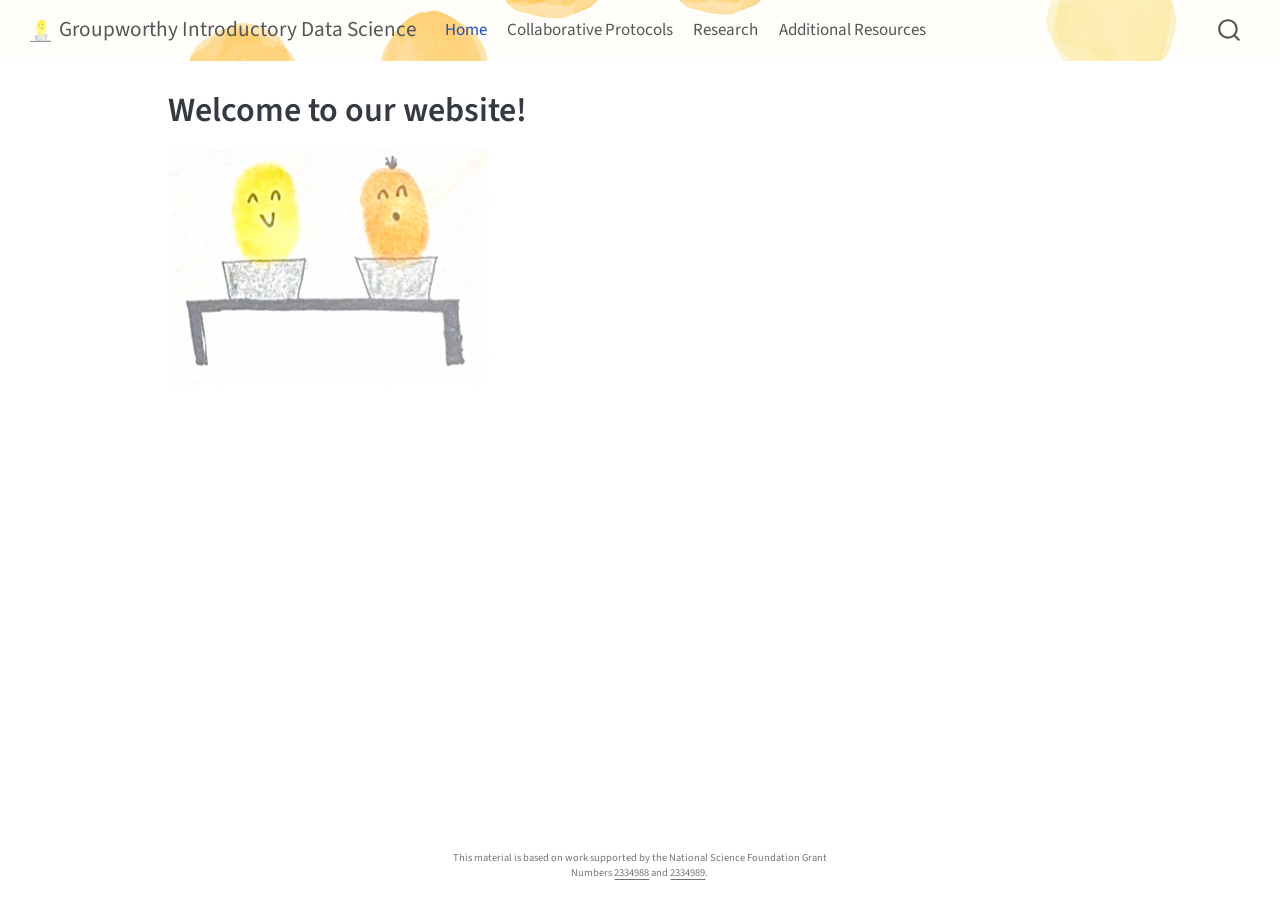
<file: docs/index.html>
<!DOCTYPE html>
<html xmlns="http://www.w3.org/1999/xhtml" lang="en" xml:lang="en"><head>

<meta charset="utf-8">
<meta name="generator" content="quarto-1.8.26">

<meta name="viewport" content="width=device-width, initial-scale=1.0, user-scalable=yes">


<title>Welcome to our website! – Groupworthy Introductory Data Science</title>
<style>
code{white-space: pre-wrap;}
span.smallcaps{font-variant: small-caps;}
div.columns{display: flex; gap: min(4vw, 1.5em);}
div.column{flex: auto; overflow-x: auto;}
div.hanging-indent{margin-left: 1.5em; text-indent: -1.5em;}
ul.task-list{list-style: none;}
ul.task-list li input[type="checkbox"] {
  width: 0.8em;
  margin: 0 0.8em 0.2em -1em; /* quarto-specific, see https://github.com/quarto-dev/quarto-cli/issues/4556 */ 
  vertical-align: middle;
}
</style>


<script src="site_libs/quarto-nav/quarto-nav.js"></script>
<script src="site_libs/quarto-nav/headroom.min.js"></script>
<script src="site_libs/clipboard/clipboard.min.js"></script>
<script src="site_libs/quarto-search/autocomplete.umd.js"></script>
<script src="site_libs/quarto-search/fuse.min.js"></script>
<script src="site_libs/quarto-search/quarto-search.js"></script>
<meta name="quarto:offset" content="./">
<link href="./images/one-programmer.png" rel="icon" type="image/png">
<script src="site_libs/quarto-html/quarto.js" type="module"></script>
<script src="site_libs/quarto-html/tabsets/tabsets.js" type="module"></script>
<script src="site_libs/quarto-html/axe/axe-check.js" type="module"></script>
<script src="site_libs/quarto-html/popper.min.js"></script>
<script src="site_libs/quarto-html/tippy.umd.min.js"></script>
<script src="site_libs/quarto-html/anchor.min.js"></script>
<link href="site_libs/quarto-html/tippy.css" rel="stylesheet">
<link href="site_libs/quarto-html/quarto-syntax-highlighting-587c61ba64f3a5504c4d52d930310e48.css" rel="stylesheet" id="quarto-text-highlighting-styles">
<script src="site_libs/bootstrap/bootstrap.min.js"></script>
<link href="site_libs/bootstrap/bootstrap-icons.css" rel="stylesheet">
<link href="site_libs/bootstrap/bootstrap-5b4ad623e5705c0698d39aec6f10cf02.min.css" rel="stylesheet" append-hash="true" id="quarto-bootstrap" data-mode="light">
<script id="quarto-search-options" type="application/json">{
  "location": "navbar",
  "copy-button": false,
  "collapse-after": 3,
  "panel-placement": "end",
  "type": "overlay",
  "limit": 50,
  "keyboard-shortcut": [
    "f",
    "/",
    "s"
  ],
  "show-item-context": false,
  "language": {
    "search-no-results-text": "No results",
    "search-matching-documents-text": "matching documents",
    "search-copy-link-title": "Copy link to search",
    "search-hide-matches-text": "Hide additional matches",
    "search-more-match-text": "more match in this document",
    "search-more-matches-text": "more matches in this document",
    "search-clear-button-title": "Clear",
    "search-text-placeholder": "",
    "search-detached-cancel-button-title": "Cancel",
    "search-submit-button-title": "Submit",
    "search-label": "Search"
  }
}</script>


<link rel="stylesheet" href="style.scss">
<link rel="stylesheet" href="style.css">
</head>

<body class="nav-fixed quarto-light">

<div id="quarto-search-results"></div>
  <header id="quarto-header" class="headroom fixed-top">
    <nav class="navbar navbar-expand-lg " data-bs-theme="dark">
      <div class="navbar-container container-fluid">
      <div class="navbar-brand-container mx-auto">
    <a href="./index.html" class="navbar-brand navbar-brand-logo">
    <img src="./images/one-programmer.png" alt="" class="navbar-logo light-content">
    <img src="./images/one-programmer.png" alt="" class="navbar-logo dark-content">
    </a>
    <a class="navbar-brand" href="./index.html">
    <span class="navbar-title">Groupworthy Introductory Data Science</span>
    </a>
  </div>
            <div id="quarto-search" class="" title="Search"></div>
          <button class="navbar-toggler" type="button" data-bs-toggle="collapse" data-bs-target="#navbarCollapse" aria-controls="navbarCollapse" role="menu" aria-expanded="false" aria-label="Toggle navigation" onclick="if (window.quartoToggleHeadroom) { window.quartoToggleHeadroom(); }">
  <span class="navbar-toggler-icon"></span>
</button>
          <div class="collapse navbar-collapse" id="navbarCollapse">
            <ul class="navbar-nav navbar-nav-scroll me-auto">
  <li class="nav-item">
    <a class="nav-link active" href="./index.html" aria-current="page"> 
<span class="menu-text">Home</span></a>
  </li>  
  <li class="nav-item">
    <a class="nav-link" href="./protocols.html"> 
<span class="menu-text">Collaborative Protocols</span></a>
  </li>  
  <li class="nav-item">
    <a class="nav-link" href="./research.html"> 
<span class="menu-text">Research</span></a>
  </li>  
  <li class="nav-item">
    <a class="nav-link" href="./resources.html"> 
<span class="menu-text">Additional Resources</span></a>
  </li>  
</ul>
          </div> <!-- /navcollapse -->
            <div class="quarto-navbar-tools">
</div>
      </div> <!-- /container-fluid -->
    </nav>
</header>
<!-- content -->
<div id="quarto-content" class="quarto-container page-columns page-rows-contents page-layout-article page-navbar">
<!-- sidebar -->
<!-- margin-sidebar -->
    <div id="quarto-margin-sidebar" class="sidebar margin-sidebar zindex-bottom">
        
    </div>
<!-- main -->
<main class="content" id="quarto-document-content">

<header id="title-block-header" class="quarto-title-block default">
<div class="quarto-title">
<h1 class="title">Welcome to our website!</h1>
</div>



<div class="quarto-title-meta">

    
  
    
  </div>
  


</header>


<p><img src="images/pair-programming-comic.png" class="img-fluid" alt="A comic of two fingerprints, one yellow and one orange, sitting at a desk next to each other. The fingerprints represent students in a classroom. Each fingerprint has a laptop in front of them. The yellow fingerprint is smiling and the orange fingerprint is saying something with a smile on their face."></p>



</main> <!-- /main -->
<script id="quarto-html-after-body" type="application/javascript">
  window.document.addEventListener("DOMContentLoaded", function (event) {
    const icon = "";
    const anchorJS = new window.AnchorJS();
    anchorJS.options = {
      placement: 'right',
      icon: icon
    };
    anchorJS.add('.anchored');
    const isCodeAnnotation = (el) => {
      for (const clz of el.classList) {
        if (clz.startsWith('code-annotation-')) {                     
          return true;
        }
      }
      return false;
    }
    const onCopySuccess = function(e) {
      // button target
      const button = e.trigger;
      // don't keep focus
      button.blur();
      // flash "checked"
      button.classList.add('code-copy-button-checked');
      var currentTitle = button.getAttribute("title");
      button.setAttribute("title", "Copied!");
      let tooltip;
      if (window.bootstrap) {
        button.setAttribute("data-bs-toggle", "tooltip");
        button.setAttribute("data-bs-placement", "left");
        button.setAttribute("data-bs-title", "Copied!");
        tooltip = new bootstrap.Tooltip(button, 
          { trigger: "manual", 
            customClass: "code-copy-button-tooltip",
            offset: [0, -8]});
        tooltip.show();    
      }
      setTimeout(function() {
        if (tooltip) {
          tooltip.hide();
          button.removeAttribute("data-bs-title");
          button.removeAttribute("data-bs-toggle");
          button.removeAttribute("data-bs-placement");
        }
        button.setAttribute("title", currentTitle);
        button.classList.remove('code-copy-button-checked');
      }, 1000);
      // clear code selection
      e.clearSelection();
    }
    const getTextToCopy = function(trigger) {
      const outerScaffold = trigger.parentElement.cloneNode(true);
      const codeEl = outerScaffold.querySelector('code');
      for (const childEl of codeEl.children) {
        if (isCodeAnnotation(childEl)) {
          childEl.remove();
        }
      }
      return codeEl.innerText;
    }
    const clipboard = new window.ClipboardJS('.code-copy-button:not([data-in-quarto-modal])', {
      text: getTextToCopy
    });
    clipboard.on('success', onCopySuccess);
    if (window.document.getElementById('quarto-embedded-source-code-modal')) {
      const clipboardModal = new window.ClipboardJS('.code-copy-button[data-in-quarto-modal]', {
        text: getTextToCopy,
        container: window.document.getElementById('quarto-embedded-source-code-modal')
      });
      clipboardModal.on('success', onCopySuccess);
    }
      var localhostRegex = new RegExp(/^(?:http|https):\/\/localhost\:?[0-9]*\//);
      var mailtoRegex = new RegExp(/^mailto:/);
        var filterRegex = new RegExp('/' + window.location.host + '/');
      var isInternal = (href) => {
          return filterRegex.test(href) || localhostRegex.test(href) || mailtoRegex.test(href);
      }
      // Inspect non-navigation links and adorn them if external
     var links = window.document.querySelectorAll('a[href]:not(.nav-link):not(.navbar-brand):not(.toc-action):not(.sidebar-link):not(.sidebar-item-toggle):not(.pagination-link):not(.no-external):not([aria-hidden]):not(.dropdown-item):not(.quarto-navigation-tool):not(.about-link)');
      for (var i=0; i<links.length; i++) {
        const link = links[i];
        if (!isInternal(link.href)) {
          // undo the damage that might have been done by quarto-nav.js in the case of
          // links that we want to consider external
          if (link.dataset.originalHref !== undefined) {
            link.href = link.dataset.originalHref;
          }
        }
      }
    function tippyHover(el, contentFn, onTriggerFn, onUntriggerFn) {
      const config = {
        allowHTML: true,
        maxWidth: 500,
        delay: 100,
        arrow: false,
        appendTo: function(el) {
            return el.parentElement;
        },
        interactive: true,
        interactiveBorder: 10,
        theme: 'quarto',
        placement: 'bottom-start',
      };
      if (contentFn) {
        config.content = contentFn;
      }
      if (onTriggerFn) {
        config.onTrigger = onTriggerFn;
      }
      if (onUntriggerFn) {
        config.onUntrigger = onUntriggerFn;
      }
      window.tippy(el, config); 
    }
    const noterefs = window.document.querySelectorAll('a[role="doc-noteref"]');
    for (var i=0; i<noterefs.length; i++) {
      const ref = noterefs[i];
      tippyHover(ref, function() {
        // use id or data attribute instead here
        let href = ref.getAttribute('data-footnote-href') || ref.getAttribute('href');
        try { href = new URL(href).hash; } catch {}
        const id = href.replace(/^#\/?/, "");
        const note = window.document.getElementById(id);
        if (note) {
          return note.innerHTML;
        } else {
          return "";
        }
      });
    }
    const xrefs = window.document.querySelectorAll('a.quarto-xref');
    const processXRef = (id, note) => {
      // Strip column container classes
      const stripColumnClz = (el) => {
        el.classList.remove("page-full", "page-columns");
        if (el.children) {
          for (const child of el.children) {
            stripColumnClz(child);
          }
        }
      }
      stripColumnClz(note)
      if (id === null || id.startsWith('sec-')) {
        // Special case sections, only their first couple elements
        const container = document.createElement("div");
        if (note.children && note.children.length > 2) {
          container.appendChild(note.children[0].cloneNode(true));
          for (let i = 1; i < note.children.length; i++) {
            const child = note.children[i];
            if (child.tagName === "P" && child.innerText === "") {
              continue;
            } else {
              container.appendChild(child.cloneNode(true));
              break;
            }
          }
          if (window.Quarto?.typesetMath) {
            window.Quarto.typesetMath(container);
          }
          return container.innerHTML
        } else {
          if (window.Quarto?.typesetMath) {
            window.Quarto.typesetMath(note);
          }
          return note.innerHTML;
        }
      } else {
        // Remove any anchor links if they are present
        const anchorLink = note.querySelector('a.anchorjs-link');
        if (anchorLink) {
          anchorLink.remove();
        }
        if (window.Quarto?.typesetMath) {
          window.Quarto.typesetMath(note);
        }
        if (note.classList.contains("callout")) {
          return note.outerHTML;
        } else {
          return note.innerHTML;
        }
      }
    }
    for (var i=0; i<xrefs.length; i++) {
      const xref = xrefs[i];
      tippyHover(xref, undefined, function(instance) {
        instance.disable();
        let url = xref.getAttribute('href');
        let hash = undefined; 
        if (url.startsWith('#')) {
          hash = url;
        } else {
          try { hash = new URL(url).hash; } catch {}
        }
        if (hash) {
          const id = hash.replace(/^#\/?/, "");
          const note = window.document.getElementById(id);
          if (note !== null) {
            try {
              const html = processXRef(id, note.cloneNode(true));
              instance.setContent(html);
            } finally {
              instance.enable();
              instance.show();
            }
          } else {
            // See if we can fetch this
            fetch(url.split('#')[0])
            .then(res => res.text())
            .then(html => {
              const parser = new DOMParser();
              const htmlDoc = parser.parseFromString(html, "text/html");
              const note = htmlDoc.getElementById(id);
              if (note !== null) {
                const html = processXRef(id, note);
                instance.setContent(html);
              } 
            }).finally(() => {
              instance.enable();
              instance.show();
            });
          }
        } else {
          // See if we can fetch a full url (with no hash to target)
          // This is a special case and we should probably do some content thinning / targeting
          fetch(url)
          .then(res => res.text())
          .then(html => {
            const parser = new DOMParser();
            const htmlDoc = parser.parseFromString(html, "text/html");
            const note = htmlDoc.querySelector('main.content');
            if (note !== null) {
              // This should only happen for chapter cross references
              // (since there is no id in the URL)
              // remove the first header
              if (note.children.length > 0 && note.children[0].tagName === "HEADER") {
                note.children[0].remove();
              }
              const html = processXRef(null, note);
              instance.setContent(html);
            } 
          }).finally(() => {
            instance.enable();
            instance.show();
          });
        }
      }, function(instance) {
      });
    }
        let selectedAnnoteEl;
        const selectorForAnnotation = ( cell, annotation) => {
          let cellAttr = 'data-code-cell="' + cell + '"';
          let lineAttr = 'data-code-annotation="' +  annotation + '"';
          const selector = 'span[' + cellAttr + '][' + lineAttr + ']';
          return selector;
        }
        const selectCodeLines = (annoteEl) => {
          const doc = window.document;
          const targetCell = annoteEl.getAttribute("data-target-cell");
          const targetAnnotation = annoteEl.getAttribute("data-target-annotation");
          const annoteSpan = window.document.querySelector(selectorForAnnotation(targetCell, targetAnnotation));
          const lines = annoteSpan.getAttribute("data-code-lines").split(",");
          const lineIds = lines.map((line) => {
            return targetCell + "-" + line;
          })
          let top = null;
          let height = null;
          let parent = null;
          if (lineIds.length > 0) {
              //compute the position of the single el (top and bottom and make a div)
              const el = window.document.getElementById(lineIds[0]);
              top = el.offsetTop;
              height = el.offsetHeight;
              parent = el.parentElement.parentElement;
            if (lineIds.length > 1) {
              const lastEl = window.document.getElementById(lineIds[lineIds.length - 1]);
              const bottom = lastEl.offsetTop + lastEl.offsetHeight;
              height = bottom - top;
            }
            if (top !== null && height !== null && parent !== null) {
              // cook up a div (if necessary) and position it 
              let div = window.document.getElementById("code-annotation-line-highlight");
              if (div === null) {
                div = window.document.createElement("div");
                div.setAttribute("id", "code-annotation-line-highlight");
                div.style.position = 'absolute';
                parent.appendChild(div);
              }
              div.style.top = top - 2 + "px";
              div.style.height = height + 4 + "px";
              div.style.left = 0;
              let gutterDiv = window.document.getElementById("code-annotation-line-highlight-gutter");
              if (gutterDiv === null) {
                gutterDiv = window.document.createElement("div");
                gutterDiv.setAttribute("id", "code-annotation-line-highlight-gutter");
                gutterDiv.style.position = 'absolute';
                const codeCell = window.document.getElementById(targetCell);
                const gutter = codeCell.querySelector('.code-annotation-gutter');
                gutter.appendChild(gutterDiv);
              }
              gutterDiv.style.top = top - 2 + "px";
              gutterDiv.style.height = height + 4 + "px";
            }
            selectedAnnoteEl = annoteEl;
          }
        };
        const unselectCodeLines = () => {
          const elementsIds = ["code-annotation-line-highlight", "code-annotation-line-highlight-gutter"];
          elementsIds.forEach((elId) => {
            const div = window.document.getElementById(elId);
            if (div) {
              div.remove();
            }
          });
          selectedAnnoteEl = undefined;
        };
          // Handle positioning of the toggle
      window.addEventListener(
        "resize",
        throttle(() => {
          elRect = undefined;
          if (selectedAnnoteEl) {
            selectCodeLines(selectedAnnoteEl);
          }
        }, 10)
      );
      function throttle(fn, ms) {
      let throttle = false;
      let timer;
        return (...args) => {
          if(!throttle) { // first call gets through
              fn.apply(this, args);
              throttle = true;
          } else { // all the others get throttled
              if(timer) clearTimeout(timer); // cancel #2
              timer = setTimeout(() => {
                fn.apply(this, args);
                timer = throttle = false;
              }, ms);
          }
        };
      }
        // Attach click handler to the DT
        const annoteDls = window.document.querySelectorAll('dt[data-target-cell]');
        for (const annoteDlNode of annoteDls) {
          annoteDlNode.addEventListener('click', (event) => {
            const clickedEl = event.target;
            if (clickedEl !== selectedAnnoteEl) {
              unselectCodeLines();
              const activeEl = window.document.querySelector('dt[data-target-cell].code-annotation-active');
              if (activeEl) {
                activeEl.classList.remove('code-annotation-active');
              }
              selectCodeLines(clickedEl);
              clickedEl.classList.add('code-annotation-active');
            } else {
              // Unselect the line
              unselectCodeLines();
              clickedEl.classList.remove('code-annotation-active');
            }
          });
        }
    const findCites = (el) => {
      const parentEl = el.parentElement;
      if (parentEl) {
        const cites = parentEl.dataset.cites;
        if (cites) {
          return {
            el,
            cites: cites.split(' ')
          };
        } else {
          return findCites(el.parentElement)
        }
      } else {
        return undefined;
      }
    };
    var bibliorefs = window.document.querySelectorAll('a[role="doc-biblioref"]');
    for (var i=0; i<bibliorefs.length; i++) {
      const ref = bibliorefs[i];
      const citeInfo = findCites(ref);
      if (citeInfo) {
        tippyHover(citeInfo.el, function() {
          var popup = window.document.createElement('div');
          citeInfo.cites.forEach(function(cite) {
            var citeDiv = window.document.createElement('div');
            citeDiv.classList.add('hanging-indent');
            citeDiv.classList.add('csl-entry');
            var biblioDiv = window.document.getElementById('ref-' + cite);
            if (biblioDiv) {
              citeDiv.innerHTML = biblioDiv.innerHTML;
            }
            popup.appendChild(citeDiv);
          });
          return popup.innerHTML;
        });
      }
    }
  });
  </script>
</div> <!-- /content -->
<footer class="footer">
  <div class="nav-footer">
    <div class="nav-footer-left">
      &nbsp;
    </div>   
    <div class="nav-footer-center">
<div style="text-align:center; font-size:0.75em;">
<p>This material is based on work supported by the National Science Foundation Grant Numbers <a href="https://www.nsf.gov/awardsearch/show-award?AWD_ID=2334988">2334988</a> and <a href="https://www.nsf.gov/awardsearch/show-award?AWD_ID=2334989">2334989</a>.</p>
</div>
</div>
    <div class="nav-footer-right">
      &nbsp;
    </div>
  </div>
</footer>




</body></html>
</file>
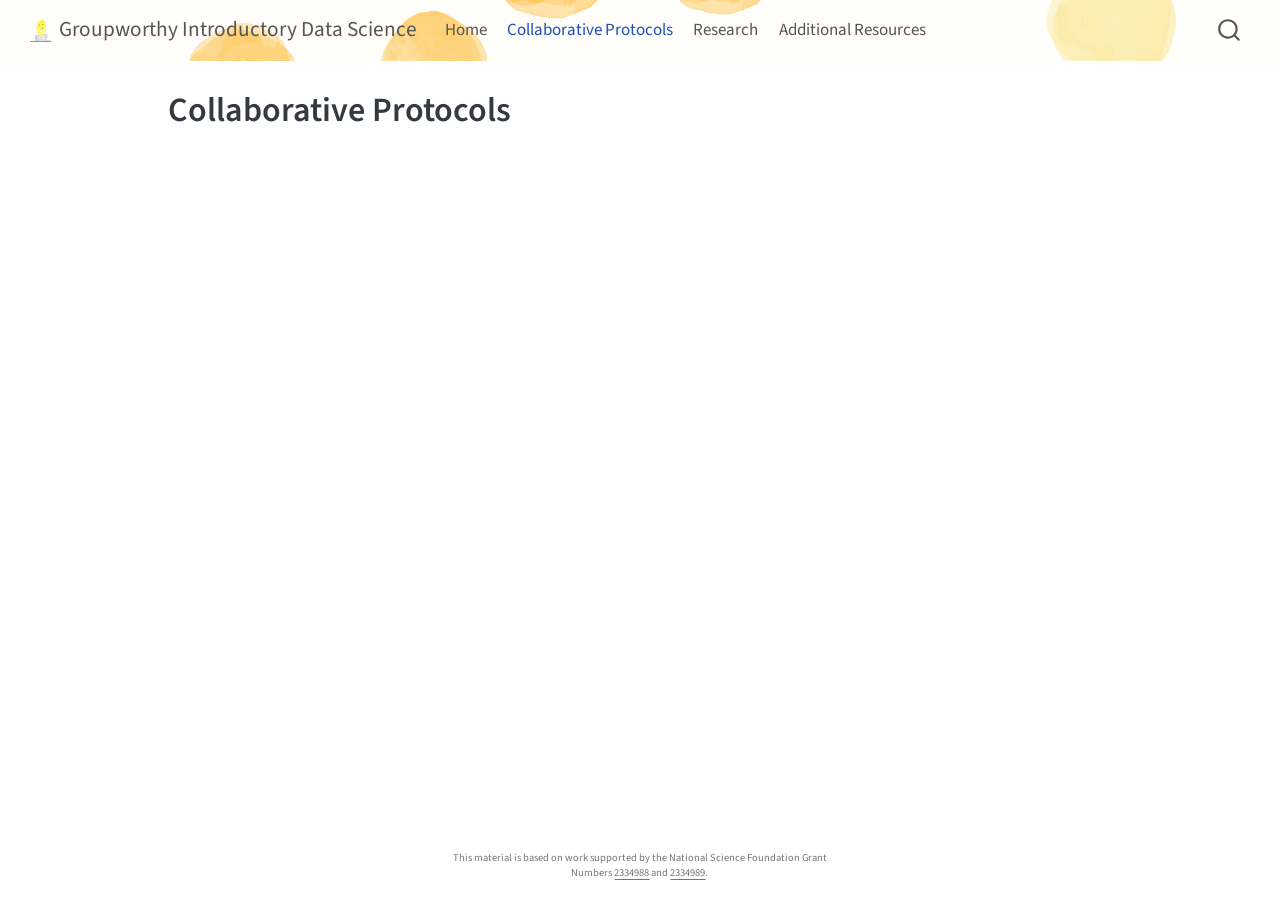
<file: docs/protocols.html>
<!DOCTYPE html>
<html xmlns="http://www.w3.org/1999/xhtml" lang="en" xml:lang="en"><head>

<meta charset="utf-8">
<meta name="generator" content="quarto-1.8.26">

<meta name="viewport" content="width=device-width, initial-scale=1.0, user-scalable=yes">


<title>Collaborative Protocols – Groupworthy Introductory Data Science</title>
<style>
code{white-space: pre-wrap;}
span.smallcaps{font-variant: small-caps;}
div.columns{display: flex; gap: min(4vw, 1.5em);}
div.column{flex: auto; overflow-x: auto;}
div.hanging-indent{margin-left: 1.5em; text-indent: -1.5em;}
ul.task-list{list-style: none;}
ul.task-list li input[type="checkbox"] {
  width: 0.8em;
  margin: 0 0.8em 0.2em -1em; /* quarto-specific, see https://github.com/quarto-dev/quarto-cli/issues/4556 */ 
  vertical-align: middle;
}
</style>


<script src="site_libs/quarto-nav/quarto-nav.js"></script>
<script src="site_libs/quarto-nav/headroom.min.js"></script>
<script src="site_libs/clipboard/clipboard.min.js"></script>
<script src="site_libs/quarto-search/autocomplete.umd.js"></script>
<script src="site_libs/quarto-search/fuse.min.js"></script>
<script src="site_libs/quarto-search/quarto-search.js"></script>
<meta name="quarto:offset" content="./">
<link href="./images/one-programmer.png" rel="icon" type="image/png">
<script src="site_libs/quarto-html/quarto.js" type="module"></script>
<script src="site_libs/quarto-html/tabsets/tabsets.js" type="module"></script>
<script src="site_libs/quarto-html/axe/axe-check.js" type="module"></script>
<script src="site_libs/quarto-html/popper.min.js"></script>
<script src="site_libs/quarto-html/tippy.umd.min.js"></script>
<script src="site_libs/quarto-html/anchor.min.js"></script>
<link href="site_libs/quarto-html/tippy.css" rel="stylesheet">
<link href="site_libs/quarto-html/quarto-syntax-highlighting-587c61ba64f3a5504c4d52d930310e48.css" rel="stylesheet" id="quarto-text-highlighting-styles">
<script src="site_libs/bootstrap/bootstrap.min.js"></script>
<link href="site_libs/bootstrap/bootstrap-icons.css" rel="stylesheet">
<link href="site_libs/bootstrap/bootstrap-5b4ad623e5705c0698d39aec6f10cf02.min.css" rel="stylesheet" append-hash="true" id="quarto-bootstrap" data-mode="light">
<script id="quarto-search-options" type="application/json">{
  "location": "navbar",
  "copy-button": false,
  "collapse-after": 3,
  "panel-placement": "end",
  "type": "overlay",
  "limit": 50,
  "keyboard-shortcut": [
    "f",
    "/",
    "s"
  ],
  "show-item-context": false,
  "language": {
    "search-no-results-text": "No results",
    "search-matching-documents-text": "matching documents",
    "search-copy-link-title": "Copy link to search",
    "search-hide-matches-text": "Hide additional matches",
    "search-more-match-text": "more match in this document",
    "search-more-matches-text": "more matches in this document",
    "search-clear-button-title": "Clear",
    "search-text-placeholder": "",
    "search-detached-cancel-button-title": "Cancel",
    "search-submit-button-title": "Submit",
    "search-label": "Search"
  }
}</script>


<link rel="stylesheet" href="style.scss">
<link rel="stylesheet" href="style.css">
</head>

<body class="nav-fixed quarto-light">

<div id="quarto-search-results"></div>
  <header id="quarto-header" class="headroom fixed-top">
    <nav class="navbar navbar-expand-lg " data-bs-theme="dark">
      <div class="navbar-container container-fluid">
      <div class="navbar-brand-container mx-auto">
    <a href="./index.html" class="navbar-brand navbar-brand-logo">
    <img src="./images/one-programmer.png" alt="" class="navbar-logo light-content">
    <img src="./images/one-programmer.png" alt="" class="navbar-logo dark-content">
    </a>
    <a class="navbar-brand" href="./index.html">
    <span class="navbar-title">Groupworthy Introductory Data Science</span>
    </a>
  </div>
            <div id="quarto-search" class="" title="Search"></div>
          <button class="navbar-toggler" type="button" data-bs-toggle="collapse" data-bs-target="#navbarCollapse" aria-controls="navbarCollapse" role="menu" aria-expanded="false" aria-label="Toggle navigation" onclick="if (window.quartoToggleHeadroom) { window.quartoToggleHeadroom(); }">
  <span class="navbar-toggler-icon"></span>
</button>
          <div class="collapse navbar-collapse" id="navbarCollapse">
            <ul class="navbar-nav navbar-nav-scroll me-auto">
  <li class="nav-item">
    <a class="nav-link" href="./index.html"> 
<span class="menu-text">Home</span></a>
  </li>  
  <li class="nav-item">
    <a class="nav-link active" href="./protocols.html" aria-current="page"> 
<span class="menu-text">Collaborative Protocols</span></a>
  </li>  
  <li class="nav-item">
    <a class="nav-link" href="./research.html"> 
<span class="menu-text">Research</span></a>
  </li>  
  <li class="nav-item">
    <a class="nav-link" href="./resources.html"> 
<span class="menu-text">Additional Resources</span></a>
  </li>  
</ul>
          </div> <!-- /navcollapse -->
            <div class="quarto-navbar-tools">
</div>
      </div> <!-- /container-fluid -->
    </nav>
</header>
<!-- content -->
<div id="quarto-content" class="quarto-container page-columns page-rows-contents page-layout-article page-navbar">
<!-- sidebar -->
<!-- margin-sidebar -->
    <div id="quarto-margin-sidebar" class="sidebar margin-sidebar zindex-bottom">
        
    </div>
<!-- main -->
<main class="content" id="quarto-document-content">

<header id="title-block-header" class="quarto-title-block default">
<div class="quarto-title">
<h1 class="title">Collaborative Protocols</h1>
</div>



<div class="quarto-title-meta">

    
  
    
  </div>
  


</header>





</main> <!-- /main -->
<script id="quarto-html-after-body" type="application/javascript">
  window.document.addEventListener("DOMContentLoaded", function (event) {
    const icon = "";
    const anchorJS = new window.AnchorJS();
    anchorJS.options = {
      placement: 'right',
      icon: icon
    };
    anchorJS.add('.anchored');
    const isCodeAnnotation = (el) => {
      for (const clz of el.classList) {
        if (clz.startsWith('code-annotation-')) {                     
          return true;
        }
      }
      return false;
    }
    const onCopySuccess = function(e) {
      // button target
      const button = e.trigger;
      // don't keep focus
      button.blur();
      // flash "checked"
      button.classList.add('code-copy-button-checked');
      var currentTitle = button.getAttribute("title");
      button.setAttribute("title", "Copied!");
      let tooltip;
      if (window.bootstrap) {
        button.setAttribute("data-bs-toggle", "tooltip");
        button.setAttribute("data-bs-placement", "left");
        button.setAttribute("data-bs-title", "Copied!");
        tooltip = new bootstrap.Tooltip(button, 
          { trigger: "manual", 
            customClass: "code-copy-button-tooltip",
            offset: [0, -8]});
        tooltip.show();    
      }
      setTimeout(function() {
        if (tooltip) {
          tooltip.hide();
          button.removeAttribute("data-bs-title");
          button.removeAttribute("data-bs-toggle");
          button.removeAttribute("data-bs-placement");
        }
        button.setAttribute("title", currentTitle);
        button.classList.remove('code-copy-button-checked');
      }, 1000);
      // clear code selection
      e.clearSelection();
    }
    const getTextToCopy = function(trigger) {
      const outerScaffold = trigger.parentElement.cloneNode(true);
      const codeEl = outerScaffold.querySelector('code');
      for (const childEl of codeEl.children) {
        if (isCodeAnnotation(childEl)) {
          childEl.remove();
        }
      }
      return codeEl.innerText;
    }
    const clipboard = new window.ClipboardJS('.code-copy-button:not([data-in-quarto-modal])', {
      text: getTextToCopy
    });
    clipboard.on('success', onCopySuccess);
    if (window.document.getElementById('quarto-embedded-source-code-modal')) {
      const clipboardModal = new window.ClipboardJS('.code-copy-button[data-in-quarto-modal]', {
        text: getTextToCopy,
        container: window.document.getElementById('quarto-embedded-source-code-modal')
      });
      clipboardModal.on('success', onCopySuccess);
    }
      var localhostRegex = new RegExp(/^(?:http|https):\/\/localhost\:?[0-9]*\//);
      var mailtoRegex = new RegExp(/^mailto:/);
        var filterRegex = new RegExp('/' + window.location.host + '/');
      var isInternal = (href) => {
          return filterRegex.test(href) || localhostRegex.test(href) || mailtoRegex.test(href);
      }
      // Inspect non-navigation links and adorn them if external
     var links = window.document.querySelectorAll('a[href]:not(.nav-link):not(.navbar-brand):not(.toc-action):not(.sidebar-link):not(.sidebar-item-toggle):not(.pagination-link):not(.no-external):not([aria-hidden]):not(.dropdown-item):not(.quarto-navigation-tool):not(.about-link)');
      for (var i=0; i<links.length; i++) {
        const link = links[i];
        if (!isInternal(link.href)) {
          // undo the damage that might have been done by quarto-nav.js in the case of
          // links that we want to consider external
          if (link.dataset.originalHref !== undefined) {
            link.href = link.dataset.originalHref;
          }
        }
      }
    function tippyHover(el, contentFn, onTriggerFn, onUntriggerFn) {
      const config = {
        allowHTML: true,
        maxWidth: 500,
        delay: 100,
        arrow: false,
        appendTo: function(el) {
            return el.parentElement;
        },
        interactive: true,
        interactiveBorder: 10,
        theme: 'quarto',
        placement: 'bottom-start',
      };
      if (contentFn) {
        config.content = contentFn;
      }
      if (onTriggerFn) {
        config.onTrigger = onTriggerFn;
      }
      if (onUntriggerFn) {
        config.onUntrigger = onUntriggerFn;
      }
      window.tippy(el, config); 
    }
    const noterefs = window.document.querySelectorAll('a[role="doc-noteref"]');
    for (var i=0; i<noterefs.length; i++) {
      const ref = noterefs[i];
      tippyHover(ref, function() {
        // use id or data attribute instead here
        let href = ref.getAttribute('data-footnote-href') || ref.getAttribute('href');
        try { href = new URL(href).hash; } catch {}
        const id = href.replace(/^#\/?/, "");
        const note = window.document.getElementById(id);
        if (note) {
          return note.innerHTML;
        } else {
          return "";
        }
      });
    }
    const xrefs = window.document.querySelectorAll('a.quarto-xref');
    const processXRef = (id, note) => {
      // Strip column container classes
      const stripColumnClz = (el) => {
        el.classList.remove("page-full", "page-columns");
        if (el.children) {
          for (const child of el.children) {
            stripColumnClz(child);
          }
        }
      }
      stripColumnClz(note)
      if (id === null || id.startsWith('sec-')) {
        // Special case sections, only their first couple elements
        const container = document.createElement("div");
        if (note.children && note.children.length > 2) {
          container.appendChild(note.children[0].cloneNode(true));
          for (let i = 1; i < note.children.length; i++) {
            const child = note.children[i];
            if (child.tagName === "P" && child.innerText === "") {
              continue;
            } else {
              container.appendChild(child.cloneNode(true));
              break;
            }
          }
          if (window.Quarto?.typesetMath) {
            window.Quarto.typesetMath(container);
          }
          return container.innerHTML
        } else {
          if (window.Quarto?.typesetMath) {
            window.Quarto.typesetMath(note);
          }
          return note.innerHTML;
        }
      } else {
        // Remove any anchor links if they are present
        const anchorLink = note.querySelector('a.anchorjs-link');
        if (anchorLink) {
          anchorLink.remove();
        }
        if (window.Quarto?.typesetMath) {
          window.Quarto.typesetMath(note);
        }
        if (note.classList.contains("callout")) {
          return note.outerHTML;
        } else {
          return note.innerHTML;
        }
      }
    }
    for (var i=0; i<xrefs.length; i++) {
      const xref = xrefs[i];
      tippyHover(xref, undefined, function(instance) {
        instance.disable();
        let url = xref.getAttribute('href');
        let hash = undefined; 
        if (url.startsWith('#')) {
          hash = url;
        } else {
          try { hash = new URL(url).hash; } catch {}
        }
        if (hash) {
          const id = hash.replace(/^#\/?/, "");
          const note = window.document.getElementById(id);
          if (note !== null) {
            try {
              const html = processXRef(id, note.cloneNode(true));
              instance.setContent(html);
            } finally {
              instance.enable();
              instance.show();
            }
          } else {
            // See if we can fetch this
            fetch(url.split('#')[0])
            .then(res => res.text())
            .then(html => {
              const parser = new DOMParser();
              const htmlDoc = parser.parseFromString(html, "text/html");
              const note = htmlDoc.getElementById(id);
              if (note !== null) {
                const html = processXRef(id, note);
                instance.setContent(html);
              } 
            }).finally(() => {
              instance.enable();
              instance.show();
            });
          }
        } else {
          // See if we can fetch a full url (with no hash to target)
          // This is a special case and we should probably do some content thinning / targeting
          fetch(url)
          .then(res => res.text())
          .then(html => {
            const parser = new DOMParser();
            const htmlDoc = parser.parseFromString(html, "text/html");
            const note = htmlDoc.querySelector('main.content');
            if (note !== null) {
              // This should only happen for chapter cross references
              // (since there is no id in the URL)
              // remove the first header
              if (note.children.length > 0 && note.children[0].tagName === "HEADER") {
                note.children[0].remove();
              }
              const html = processXRef(null, note);
              instance.setContent(html);
            } 
          }).finally(() => {
            instance.enable();
            instance.show();
          });
        }
      }, function(instance) {
      });
    }
        let selectedAnnoteEl;
        const selectorForAnnotation = ( cell, annotation) => {
          let cellAttr = 'data-code-cell="' + cell + '"';
          let lineAttr = 'data-code-annotation="' +  annotation + '"';
          const selector = 'span[' + cellAttr + '][' + lineAttr + ']';
          return selector;
        }
        const selectCodeLines = (annoteEl) => {
          const doc = window.document;
          const targetCell = annoteEl.getAttribute("data-target-cell");
          const targetAnnotation = annoteEl.getAttribute("data-target-annotation");
          const annoteSpan = window.document.querySelector(selectorForAnnotation(targetCell, targetAnnotation));
          const lines = annoteSpan.getAttribute("data-code-lines").split(",");
          const lineIds = lines.map((line) => {
            return targetCell + "-" + line;
          })
          let top = null;
          let height = null;
          let parent = null;
          if (lineIds.length > 0) {
              //compute the position of the single el (top and bottom and make a div)
              const el = window.document.getElementById(lineIds[0]);
              top = el.offsetTop;
              height = el.offsetHeight;
              parent = el.parentElement.parentElement;
            if (lineIds.length > 1) {
              const lastEl = window.document.getElementById(lineIds[lineIds.length - 1]);
              const bottom = lastEl.offsetTop + lastEl.offsetHeight;
              height = bottom - top;
            }
            if (top !== null && height !== null && parent !== null) {
              // cook up a div (if necessary) and position it 
              let div = window.document.getElementById("code-annotation-line-highlight");
              if (div === null) {
                div = window.document.createElement("div");
                div.setAttribute("id", "code-annotation-line-highlight");
                div.style.position = 'absolute';
                parent.appendChild(div);
              }
              div.style.top = top - 2 + "px";
              div.style.height = height + 4 + "px";
              div.style.left = 0;
              let gutterDiv = window.document.getElementById("code-annotation-line-highlight-gutter");
              if (gutterDiv === null) {
                gutterDiv = window.document.createElement("div");
                gutterDiv.setAttribute("id", "code-annotation-line-highlight-gutter");
                gutterDiv.style.position = 'absolute';
                const codeCell = window.document.getElementById(targetCell);
                const gutter = codeCell.querySelector('.code-annotation-gutter');
                gutter.appendChild(gutterDiv);
              }
              gutterDiv.style.top = top - 2 + "px";
              gutterDiv.style.height = height + 4 + "px";
            }
            selectedAnnoteEl = annoteEl;
          }
        };
        const unselectCodeLines = () => {
          const elementsIds = ["code-annotation-line-highlight", "code-annotation-line-highlight-gutter"];
          elementsIds.forEach((elId) => {
            const div = window.document.getElementById(elId);
            if (div) {
              div.remove();
            }
          });
          selectedAnnoteEl = undefined;
        };
          // Handle positioning of the toggle
      window.addEventListener(
        "resize",
        throttle(() => {
          elRect = undefined;
          if (selectedAnnoteEl) {
            selectCodeLines(selectedAnnoteEl);
          }
        }, 10)
      );
      function throttle(fn, ms) {
      let throttle = false;
      let timer;
        return (...args) => {
          if(!throttle) { // first call gets through
              fn.apply(this, args);
              throttle = true;
          } else { // all the others get throttled
              if(timer) clearTimeout(timer); // cancel #2
              timer = setTimeout(() => {
                fn.apply(this, args);
                timer = throttle = false;
              }, ms);
          }
        };
      }
        // Attach click handler to the DT
        const annoteDls = window.document.querySelectorAll('dt[data-target-cell]');
        for (const annoteDlNode of annoteDls) {
          annoteDlNode.addEventListener('click', (event) => {
            const clickedEl = event.target;
            if (clickedEl !== selectedAnnoteEl) {
              unselectCodeLines();
              const activeEl = window.document.querySelector('dt[data-target-cell].code-annotation-active');
              if (activeEl) {
                activeEl.classList.remove('code-annotation-active');
              }
              selectCodeLines(clickedEl);
              clickedEl.classList.add('code-annotation-active');
            } else {
              // Unselect the line
              unselectCodeLines();
              clickedEl.classList.remove('code-annotation-active');
            }
          });
        }
    const findCites = (el) => {
      const parentEl = el.parentElement;
      if (parentEl) {
        const cites = parentEl.dataset.cites;
        if (cites) {
          return {
            el,
            cites: cites.split(' ')
          };
        } else {
          return findCites(el.parentElement)
        }
      } else {
        return undefined;
      }
    };
    var bibliorefs = window.document.querySelectorAll('a[role="doc-biblioref"]');
    for (var i=0; i<bibliorefs.length; i++) {
      const ref = bibliorefs[i];
      const citeInfo = findCites(ref);
      if (citeInfo) {
        tippyHover(citeInfo.el, function() {
          var popup = window.document.createElement('div');
          citeInfo.cites.forEach(function(cite) {
            var citeDiv = window.document.createElement('div');
            citeDiv.classList.add('hanging-indent');
            citeDiv.classList.add('csl-entry');
            var biblioDiv = window.document.getElementById('ref-' + cite);
            if (biblioDiv) {
              citeDiv.innerHTML = biblioDiv.innerHTML;
            }
            popup.appendChild(citeDiv);
          });
          return popup.innerHTML;
        });
      }
    }
  });
  </script>
</div> <!-- /content -->
<footer class="footer">
  <div class="nav-footer">
    <div class="nav-footer-left">
      &nbsp;
    </div>   
    <div class="nav-footer-center">
<div style="text-align:center; font-size:0.75em;">
<p>This material is based on work supported by the National Science Foundation Grant Numbers <a href="https://www.nsf.gov/awardsearch/show-award?AWD_ID=2334988">2334988</a> and <a href="https://www.nsf.gov/awardsearch/show-award?AWD_ID=2334989">2334989</a>.</p>
</div>
</div>
    <div class="nav-footer-right">
      &nbsp;
    </div>
  </div>
</footer>




</body></html>
</file>
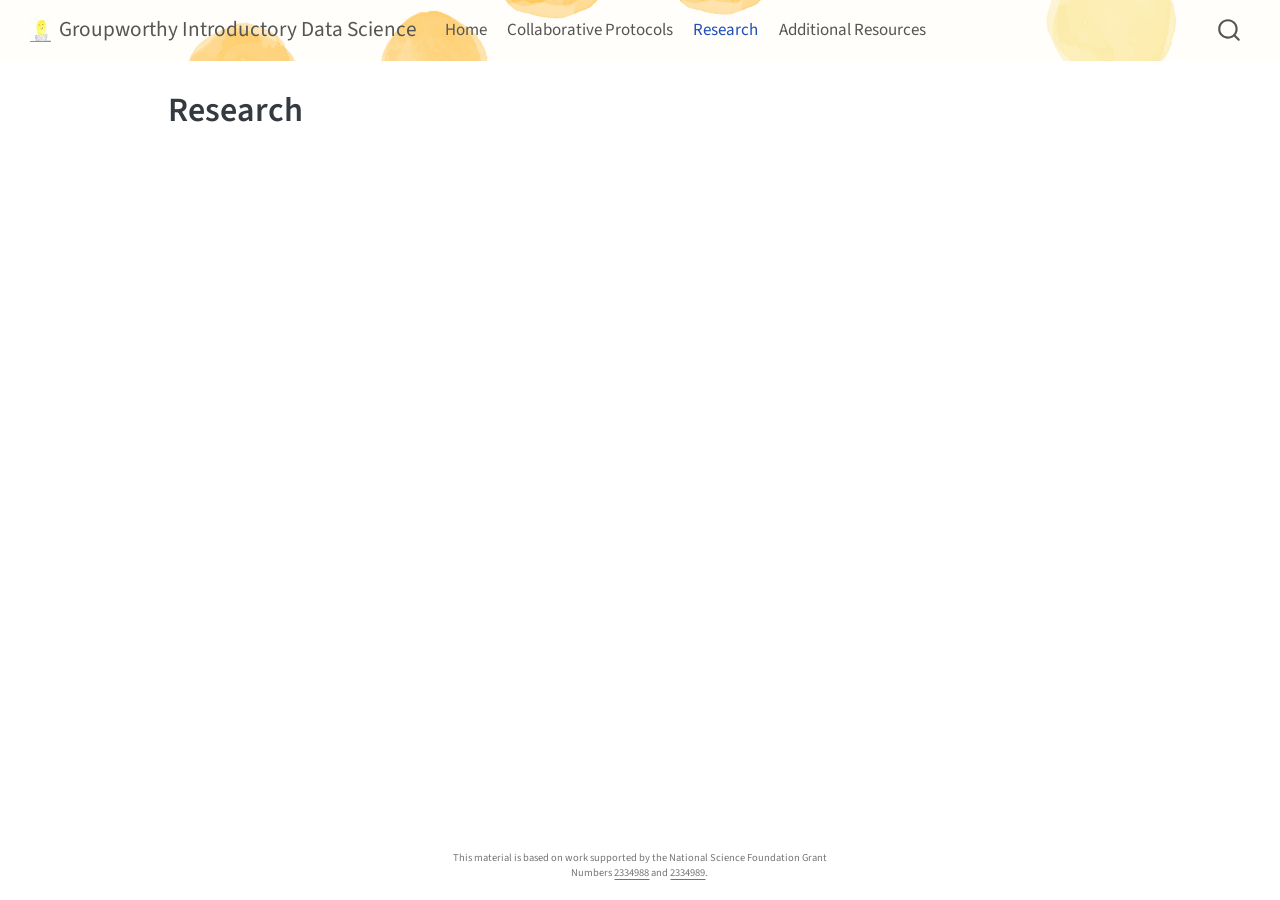
<file: docs/research.html>
<!DOCTYPE html>
<html xmlns="http://www.w3.org/1999/xhtml" lang="en" xml:lang="en"><head>

<meta charset="utf-8">
<meta name="generator" content="quarto-1.8.26">

<meta name="viewport" content="width=device-width, initial-scale=1.0, user-scalable=yes">


<title>Research – Groupworthy Introductory Data Science</title>
<style>
code{white-space: pre-wrap;}
span.smallcaps{font-variant: small-caps;}
div.columns{display: flex; gap: min(4vw, 1.5em);}
div.column{flex: auto; overflow-x: auto;}
div.hanging-indent{margin-left: 1.5em; text-indent: -1.5em;}
ul.task-list{list-style: none;}
ul.task-list li input[type="checkbox"] {
  width: 0.8em;
  margin: 0 0.8em 0.2em -1em; /* quarto-specific, see https://github.com/quarto-dev/quarto-cli/issues/4556 */ 
  vertical-align: middle;
}
</style>


<script src="site_libs/quarto-nav/quarto-nav.js"></script>
<script src="site_libs/quarto-nav/headroom.min.js"></script>
<script src="site_libs/clipboard/clipboard.min.js"></script>
<script src="site_libs/quarto-search/autocomplete.umd.js"></script>
<script src="site_libs/quarto-search/fuse.min.js"></script>
<script src="site_libs/quarto-search/quarto-search.js"></script>
<meta name="quarto:offset" content="./">
<link href="./images/one-programmer.png" rel="icon" type="image/png">
<script src="site_libs/quarto-html/quarto.js" type="module"></script>
<script src="site_libs/quarto-html/tabsets/tabsets.js" type="module"></script>
<script src="site_libs/quarto-html/axe/axe-check.js" type="module"></script>
<script src="site_libs/quarto-html/popper.min.js"></script>
<script src="site_libs/quarto-html/tippy.umd.min.js"></script>
<script src="site_libs/quarto-html/anchor.min.js"></script>
<link href="site_libs/quarto-html/tippy.css" rel="stylesheet">
<link href="site_libs/quarto-html/quarto-syntax-highlighting-587c61ba64f3a5504c4d52d930310e48.css" rel="stylesheet" id="quarto-text-highlighting-styles">
<script src="site_libs/bootstrap/bootstrap.min.js"></script>
<link href="site_libs/bootstrap/bootstrap-icons.css" rel="stylesheet">
<link href="site_libs/bootstrap/bootstrap-5b4ad623e5705c0698d39aec6f10cf02.min.css" rel="stylesheet" append-hash="true" id="quarto-bootstrap" data-mode="light">
<script id="quarto-search-options" type="application/json">{
  "location": "navbar",
  "copy-button": false,
  "collapse-after": 3,
  "panel-placement": "end",
  "type": "overlay",
  "limit": 50,
  "keyboard-shortcut": [
    "f",
    "/",
    "s"
  ],
  "show-item-context": false,
  "language": {
    "search-no-results-text": "No results",
    "search-matching-documents-text": "matching documents",
    "search-copy-link-title": "Copy link to search",
    "search-hide-matches-text": "Hide additional matches",
    "search-more-match-text": "more match in this document",
    "search-more-matches-text": "more matches in this document",
    "search-clear-button-title": "Clear",
    "search-text-placeholder": "",
    "search-detached-cancel-button-title": "Cancel",
    "search-submit-button-title": "Submit",
    "search-label": "Search"
  }
}</script>


<link rel="stylesheet" href="style.scss">
<link rel="stylesheet" href="style.css">
</head>

<body class="nav-fixed quarto-light">

<div id="quarto-search-results"></div>
  <header id="quarto-header" class="headroom fixed-top">
    <nav class="navbar navbar-expand-lg " data-bs-theme="dark">
      <div class="navbar-container container-fluid">
      <div class="navbar-brand-container mx-auto">
    <a href="./index.html" class="navbar-brand navbar-brand-logo">
    <img src="./images/one-programmer.png" alt="" class="navbar-logo light-content">
    <img src="./images/one-programmer.png" alt="" class="navbar-logo dark-content">
    </a>
    <a class="navbar-brand" href="./index.html">
    <span class="navbar-title">Groupworthy Introductory Data Science</span>
    </a>
  </div>
            <div id="quarto-search" class="" title="Search"></div>
          <button class="navbar-toggler" type="button" data-bs-toggle="collapse" data-bs-target="#navbarCollapse" aria-controls="navbarCollapse" role="menu" aria-expanded="false" aria-label="Toggle navigation" onclick="if (window.quartoToggleHeadroom) { window.quartoToggleHeadroom(); }">
  <span class="navbar-toggler-icon"></span>
</button>
          <div class="collapse navbar-collapse" id="navbarCollapse">
            <ul class="navbar-nav navbar-nav-scroll me-auto">
  <li class="nav-item">
    <a class="nav-link" href="./index.html"> 
<span class="menu-text">Home</span></a>
  </li>  
  <li class="nav-item">
    <a class="nav-link" href="./protocols.html"> 
<span class="menu-text">Collaborative Protocols</span></a>
  </li>  
  <li class="nav-item">
    <a class="nav-link active" href="./research.html" aria-current="page"> 
<span class="menu-text">Research</span></a>
  </li>  
  <li class="nav-item">
    <a class="nav-link" href="./resources.html"> 
<span class="menu-text">Additional Resources</span></a>
  </li>  
</ul>
          </div> <!-- /navcollapse -->
            <div class="quarto-navbar-tools">
</div>
      </div> <!-- /container-fluid -->
    </nav>
</header>
<!-- content -->
<div id="quarto-content" class="quarto-container page-columns page-rows-contents page-layout-article page-navbar">
<!-- sidebar -->
<!-- margin-sidebar -->
    <div id="quarto-margin-sidebar" class="sidebar margin-sidebar zindex-bottom">
        
    </div>
<!-- main -->
<main class="content" id="quarto-document-content">

<header id="title-block-header" class="quarto-title-block default">
<div class="quarto-title">
<h1 class="title">Research</h1>
</div>



<div class="quarto-title-meta">

    
  
    
  </div>
  


</header>





</main> <!-- /main -->
<script id="quarto-html-after-body" type="application/javascript">
  window.document.addEventListener("DOMContentLoaded", function (event) {
    const icon = "";
    const anchorJS = new window.AnchorJS();
    anchorJS.options = {
      placement: 'right',
      icon: icon
    };
    anchorJS.add('.anchored');
    const isCodeAnnotation = (el) => {
      for (const clz of el.classList) {
        if (clz.startsWith('code-annotation-')) {                     
          return true;
        }
      }
      return false;
    }
    const onCopySuccess = function(e) {
      // button target
      const button = e.trigger;
      // don't keep focus
      button.blur();
      // flash "checked"
      button.classList.add('code-copy-button-checked');
      var currentTitle = button.getAttribute("title");
      button.setAttribute("title", "Copied!");
      let tooltip;
      if (window.bootstrap) {
        button.setAttribute("data-bs-toggle", "tooltip");
        button.setAttribute("data-bs-placement", "left");
        button.setAttribute("data-bs-title", "Copied!");
        tooltip = new bootstrap.Tooltip(button, 
          { trigger: "manual", 
            customClass: "code-copy-button-tooltip",
            offset: [0, -8]});
        tooltip.show();    
      }
      setTimeout(function() {
        if (tooltip) {
          tooltip.hide();
          button.removeAttribute("data-bs-title");
          button.removeAttribute("data-bs-toggle");
          button.removeAttribute("data-bs-placement");
        }
        button.setAttribute("title", currentTitle);
        button.classList.remove('code-copy-button-checked');
      }, 1000);
      // clear code selection
      e.clearSelection();
    }
    const getTextToCopy = function(trigger) {
      const outerScaffold = trigger.parentElement.cloneNode(true);
      const codeEl = outerScaffold.querySelector('code');
      for (const childEl of codeEl.children) {
        if (isCodeAnnotation(childEl)) {
          childEl.remove();
        }
      }
      return codeEl.innerText;
    }
    const clipboard = new window.ClipboardJS('.code-copy-button:not([data-in-quarto-modal])', {
      text: getTextToCopy
    });
    clipboard.on('success', onCopySuccess);
    if (window.document.getElementById('quarto-embedded-source-code-modal')) {
      const clipboardModal = new window.ClipboardJS('.code-copy-button[data-in-quarto-modal]', {
        text: getTextToCopy,
        container: window.document.getElementById('quarto-embedded-source-code-modal')
      });
      clipboardModal.on('success', onCopySuccess);
    }
      var localhostRegex = new RegExp(/^(?:http|https):\/\/localhost\:?[0-9]*\//);
      var mailtoRegex = new RegExp(/^mailto:/);
        var filterRegex = new RegExp('/' + window.location.host + '/');
      var isInternal = (href) => {
          return filterRegex.test(href) || localhostRegex.test(href) || mailtoRegex.test(href);
      }
      // Inspect non-navigation links and adorn them if external
     var links = window.document.querySelectorAll('a[href]:not(.nav-link):not(.navbar-brand):not(.toc-action):not(.sidebar-link):not(.sidebar-item-toggle):not(.pagination-link):not(.no-external):not([aria-hidden]):not(.dropdown-item):not(.quarto-navigation-tool):not(.about-link)');
      for (var i=0; i<links.length; i++) {
        const link = links[i];
        if (!isInternal(link.href)) {
          // undo the damage that might have been done by quarto-nav.js in the case of
          // links that we want to consider external
          if (link.dataset.originalHref !== undefined) {
            link.href = link.dataset.originalHref;
          }
        }
      }
    function tippyHover(el, contentFn, onTriggerFn, onUntriggerFn) {
      const config = {
        allowHTML: true,
        maxWidth: 500,
        delay: 100,
        arrow: false,
        appendTo: function(el) {
            return el.parentElement;
        },
        interactive: true,
        interactiveBorder: 10,
        theme: 'quarto',
        placement: 'bottom-start',
      };
      if (contentFn) {
        config.content = contentFn;
      }
      if (onTriggerFn) {
        config.onTrigger = onTriggerFn;
      }
      if (onUntriggerFn) {
        config.onUntrigger = onUntriggerFn;
      }
      window.tippy(el, config); 
    }
    const noterefs = window.document.querySelectorAll('a[role="doc-noteref"]');
    for (var i=0; i<noterefs.length; i++) {
      const ref = noterefs[i];
      tippyHover(ref, function() {
        // use id or data attribute instead here
        let href = ref.getAttribute('data-footnote-href') || ref.getAttribute('href');
        try { href = new URL(href).hash; } catch {}
        const id = href.replace(/^#\/?/, "");
        const note = window.document.getElementById(id);
        if (note) {
          return note.innerHTML;
        } else {
          return "";
        }
      });
    }
    const xrefs = window.document.querySelectorAll('a.quarto-xref');
    const processXRef = (id, note) => {
      // Strip column container classes
      const stripColumnClz = (el) => {
        el.classList.remove("page-full", "page-columns");
        if (el.children) {
          for (const child of el.children) {
            stripColumnClz(child);
          }
        }
      }
      stripColumnClz(note)
      if (id === null || id.startsWith('sec-')) {
        // Special case sections, only their first couple elements
        const container = document.createElement("div");
        if (note.children && note.children.length > 2) {
          container.appendChild(note.children[0].cloneNode(true));
          for (let i = 1; i < note.children.length; i++) {
            const child = note.children[i];
            if (child.tagName === "P" && child.innerText === "") {
              continue;
            } else {
              container.appendChild(child.cloneNode(true));
              break;
            }
          }
          if (window.Quarto?.typesetMath) {
            window.Quarto.typesetMath(container);
          }
          return container.innerHTML
        } else {
          if (window.Quarto?.typesetMath) {
            window.Quarto.typesetMath(note);
          }
          return note.innerHTML;
        }
      } else {
        // Remove any anchor links if they are present
        const anchorLink = note.querySelector('a.anchorjs-link');
        if (anchorLink) {
          anchorLink.remove();
        }
        if (window.Quarto?.typesetMath) {
          window.Quarto.typesetMath(note);
        }
        if (note.classList.contains("callout")) {
          return note.outerHTML;
        } else {
          return note.innerHTML;
        }
      }
    }
    for (var i=0; i<xrefs.length; i++) {
      const xref = xrefs[i];
      tippyHover(xref, undefined, function(instance) {
        instance.disable();
        let url = xref.getAttribute('href');
        let hash = undefined; 
        if (url.startsWith('#')) {
          hash = url;
        } else {
          try { hash = new URL(url).hash; } catch {}
        }
        if (hash) {
          const id = hash.replace(/^#\/?/, "");
          const note = window.document.getElementById(id);
          if (note !== null) {
            try {
              const html = processXRef(id, note.cloneNode(true));
              instance.setContent(html);
            } finally {
              instance.enable();
              instance.show();
            }
          } else {
            // See if we can fetch this
            fetch(url.split('#')[0])
            .then(res => res.text())
            .then(html => {
              const parser = new DOMParser();
              const htmlDoc = parser.parseFromString(html, "text/html");
              const note = htmlDoc.getElementById(id);
              if (note !== null) {
                const html = processXRef(id, note);
                instance.setContent(html);
              } 
            }).finally(() => {
              instance.enable();
              instance.show();
            });
          }
        } else {
          // See if we can fetch a full url (with no hash to target)
          // This is a special case and we should probably do some content thinning / targeting
          fetch(url)
          .then(res => res.text())
          .then(html => {
            const parser = new DOMParser();
            const htmlDoc = parser.parseFromString(html, "text/html");
            const note = htmlDoc.querySelector('main.content');
            if (note !== null) {
              // This should only happen for chapter cross references
              // (since there is no id in the URL)
              // remove the first header
              if (note.children.length > 0 && note.children[0].tagName === "HEADER") {
                note.children[0].remove();
              }
              const html = processXRef(null, note);
              instance.setContent(html);
            } 
          }).finally(() => {
            instance.enable();
            instance.show();
          });
        }
      }, function(instance) {
      });
    }
        let selectedAnnoteEl;
        const selectorForAnnotation = ( cell, annotation) => {
          let cellAttr = 'data-code-cell="' + cell + '"';
          let lineAttr = 'data-code-annotation="' +  annotation + '"';
          const selector = 'span[' + cellAttr + '][' + lineAttr + ']';
          return selector;
        }
        const selectCodeLines = (annoteEl) => {
          const doc = window.document;
          const targetCell = annoteEl.getAttribute("data-target-cell");
          const targetAnnotation = annoteEl.getAttribute("data-target-annotation");
          const annoteSpan = window.document.querySelector(selectorForAnnotation(targetCell, targetAnnotation));
          const lines = annoteSpan.getAttribute("data-code-lines").split(",");
          const lineIds = lines.map((line) => {
            return targetCell + "-" + line;
          })
          let top = null;
          let height = null;
          let parent = null;
          if (lineIds.length > 0) {
              //compute the position of the single el (top and bottom and make a div)
              const el = window.document.getElementById(lineIds[0]);
              top = el.offsetTop;
              height = el.offsetHeight;
              parent = el.parentElement.parentElement;
            if (lineIds.length > 1) {
              const lastEl = window.document.getElementById(lineIds[lineIds.length - 1]);
              const bottom = lastEl.offsetTop + lastEl.offsetHeight;
              height = bottom - top;
            }
            if (top !== null && height !== null && parent !== null) {
              // cook up a div (if necessary) and position it 
              let div = window.document.getElementById("code-annotation-line-highlight");
              if (div === null) {
                div = window.document.createElement("div");
                div.setAttribute("id", "code-annotation-line-highlight");
                div.style.position = 'absolute';
                parent.appendChild(div);
              }
              div.style.top = top - 2 + "px";
              div.style.height = height + 4 + "px";
              div.style.left = 0;
              let gutterDiv = window.document.getElementById("code-annotation-line-highlight-gutter");
              if (gutterDiv === null) {
                gutterDiv = window.document.createElement("div");
                gutterDiv.setAttribute("id", "code-annotation-line-highlight-gutter");
                gutterDiv.style.position = 'absolute';
                const codeCell = window.document.getElementById(targetCell);
                const gutter = codeCell.querySelector('.code-annotation-gutter');
                gutter.appendChild(gutterDiv);
              }
              gutterDiv.style.top = top - 2 + "px";
              gutterDiv.style.height = height + 4 + "px";
            }
            selectedAnnoteEl = annoteEl;
          }
        };
        const unselectCodeLines = () => {
          const elementsIds = ["code-annotation-line-highlight", "code-annotation-line-highlight-gutter"];
          elementsIds.forEach((elId) => {
            const div = window.document.getElementById(elId);
            if (div) {
              div.remove();
            }
          });
          selectedAnnoteEl = undefined;
        };
          // Handle positioning of the toggle
      window.addEventListener(
        "resize",
        throttle(() => {
          elRect = undefined;
          if (selectedAnnoteEl) {
            selectCodeLines(selectedAnnoteEl);
          }
        }, 10)
      );
      function throttle(fn, ms) {
      let throttle = false;
      let timer;
        return (...args) => {
          if(!throttle) { // first call gets through
              fn.apply(this, args);
              throttle = true;
          } else { // all the others get throttled
              if(timer) clearTimeout(timer); // cancel #2
              timer = setTimeout(() => {
                fn.apply(this, args);
                timer = throttle = false;
              }, ms);
          }
        };
      }
        // Attach click handler to the DT
        const annoteDls = window.document.querySelectorAll('dt[data-target-cell]');
        for (const annoteDlNode of annoteDls) {
          annoteDlNode.addEventListener('click', (event) => {
            const clickedEl = event.target;
            if (clickedEl !== selectedAnnoteEl) {
              unselectCodeLines();
              const activeEl = window.document.querySelector('dt[data-target-cell].code-annotation-active');
              if (activeEl) {
                activeEl.classList.remove('code-annotation-active');
              }
              selectCodeLines(clickedEl);
              clickedEl.classList.add('code-annotation-active');
            } else {
              // Unselect the line
              unselectCodeLines();
              clickedEl.classList.remove('code-annotation-active');
            }
          });
        }
    const findCites = (el) => {
      const parentEl = el.parentElement;
      if (parentEl) {
        const cites = parentEl.dataset.cites;
        if (cites) {
          return {
            el,
            cites: cites.split(' ')
          };
        } else {
          return findCites(el.parentElement)
        }
      } else {
        return undefined;
      }
    };
    var bibliorefs = window.document.querySelectorAll('a[role="doc-biblioref"]');
    for (var i=0; i<bibliorefs.length; i++) {
      const ref = bibliorefs[i];
      const citeInfo = findCites(ref);
      if (citeInfo) {
        tippyHover(citeInfo.el, function() {
          var popup = window.document.createElement('div');
          citeInfo.cites.forEach(function(cite) {
            var citeDiv = window.document.createElement('div');
            citeDiv.classList.add('hanging-indent');
            citeDiv.classList.add('csl-entry');
            var biblioDiv = window.document.getElementById('ref-' + cite);
            if (biblioDiv) {
              citeDiv.innerHTML = biblioDiv.innerHTML;
            }
            popup.appendChild(citeDiv);
          });
          return popup.innerHTML;
        });
      }
    }
  });
  </script>
</div> <!-- /content -->
<footer class="footer">
  <div class="nav-footer">
    <div class="nav-footer-left">
      &nbsp;
    </div>   
    <div class="nav-footer-center">
<div style="text-align:center; font-size:0.75em;">
<p>This material is based on work supported by the National Science Foundation Grant Numbers <a href="https://www.nsf.gov/awardsearch/show-award?AWD_ID=2334988">2334988</a> and <a href="https://www.nsf.gov/awardsearch/show-award?AWD_ID=2334989">2334989</a>.</p>
</div>
</div>
    <div class="nav-footer-right">
      &nbsp;
    </div>
  </div>
</footer>




</body></html>
</file>
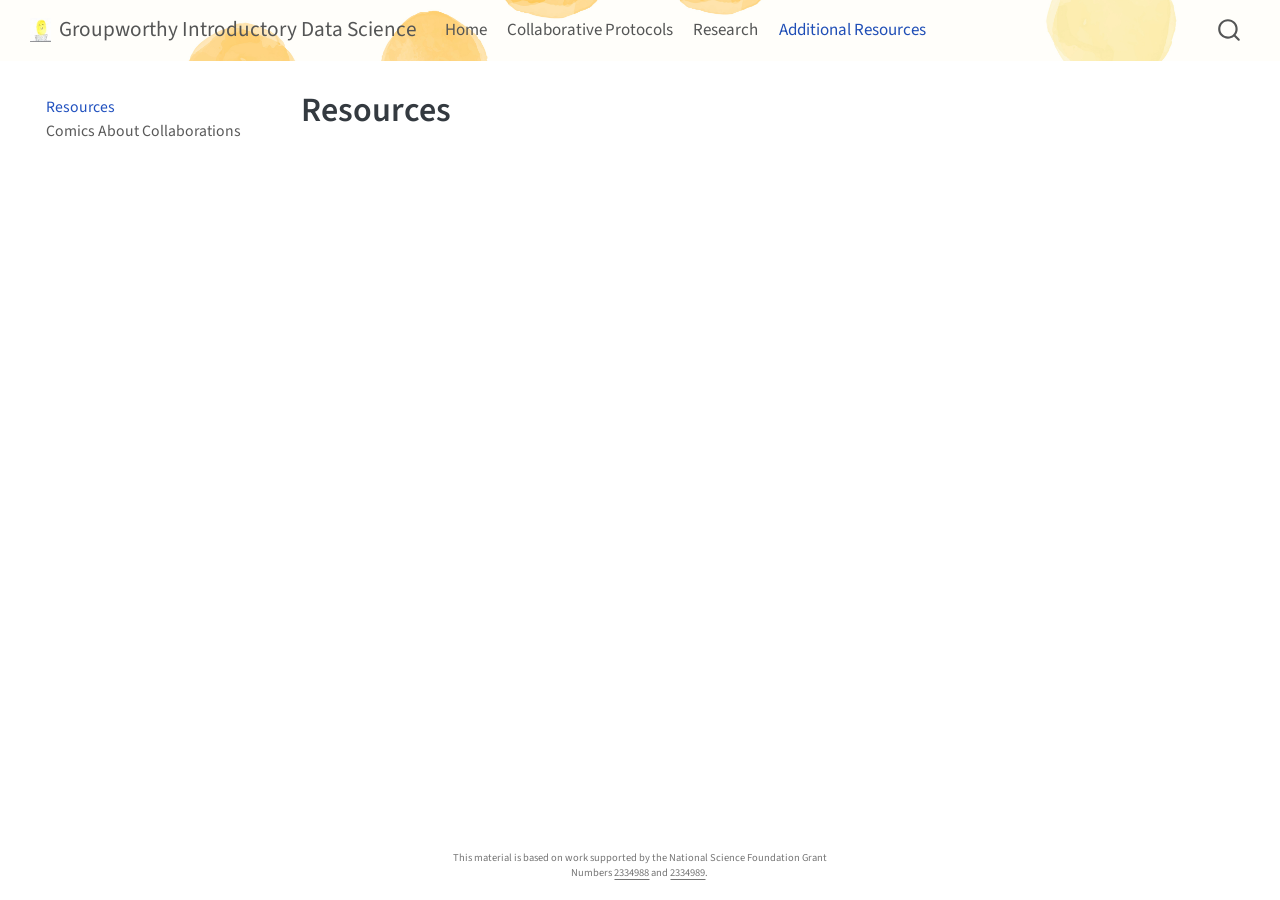
<file: docs/resources.html>
<!DOCTYPE html>
<html xmlns="http://www.w3.org/1999/xhtml" lang="en" xml:lang="en"><head>

<meta charset="utf-8">
<meta name="generator" content="quarto-1.8.26">

<meta name="viewport" content="width=device-width, initial-scale=1.0, user-scalable=yes">


<title>Resources – Groupworthy Introductory Data Science</title>
<style>
code{white-space: pre-wrap;}
span.smallcaps{font-variant: small-caps;}
div.columns{display: flex; gap: min(4vw, 1.5em);}
div.column{flex: auto; overflow-x: auto;}
div.hanging-indent{margin-left: 1.5em; text-indent: -1.5em;}
ul.task-list{list-style: none;}
ul.task-list li input[type="checkbox"] {
  width: 0.8em;
  margin: 0 0.8em 0.2em -1em; /* quarto-specific, see https://github.com/quarto-dev/quarto-cli/issues/4556 */ 
  vertical-align: middle;
}
</style>


<script src="site_libs/quarto-nav/quarto-nav.js"></script>
<script src="site_libs/quarto-nav/headroom.min.js"></script>
<script src="site_libs/clipboard/clipboard.min.js"></script>
<script src="site_libs/quarto-search/autocomplete.umd.js"></script>
<script src="site_libs/quarto-search/fuse.min.js"></script>
<script src="site_libs/quarto-search/quarto-search.js"></script>
<meta name="quarto:offset" content="./">
<link href="./images/one-programmer.png" rel="icon" type="image/png">
<script src="site_libs/quarto-html/quarto.js" type="module"></script>
<script src="site_libs/quarto-html/tabsets/tabsets.js" type="module"></script>
<script src="site_libs/quarto-html/axe/axe-check.js" type="module"></script>
<script src="site_libs/quarto-html/popper.min.js"></script>
<script src="site_libs/quarto-html/tippy.umd.min.js"></script>
<script src="site_libs/quarto-html/anchor.min.js"></script>
<link href="site_libs/quarto-html/tippy.css" rel="stylesheet">
<link href="site_libs/quarto-html/quarto-syntax-highlighting-587c61ba64f3a5504c4d52d930310e48.css" rel="stylesheet" id="quarto-text-highlighting-styles">
<script src="site_libs/bootstrap/bootstrap.min.js"></script>
<link href="site_libs/bootstrap/bootstrap-icons.css" rel="stylesheet">
<link href="site_libs/bootstrap/bootstrap-5b4ad623e5705c0698d39aec6f10cf02.min.css" rel="stylesheet" append-hash="true" id="quarto-bootstrap" data-mode="light">
<script id="quarto-search-options" type="application/json">{
  "location": "navbar",
  "copy-button": false,
  "collapse-after": 3,
  "panel-placement": "end",
  "type": "overlay",
  "limit": 50,
  "keyboard-shortcut": [
    "f",
    "/",
    "s"
  ],
  "show-item-context": false,
  "language": {
    "search-no-results-text": "No results",
    "search-matching-documents-text": "matching documents",
    "search-copy-link-title": "Copy link to search",
    "search-hide-matches-text": "Hide additional matches",
    "search-more-match-text": "more match in this document",
    "search-more-matches-text": "more matches in this document",
    "search-clear-button-title": "Clear",
    "search-text-placeholder": "",
    "search-detached-cancel-button-title": "Cancel",
    "search-submit-button-title": "Submit",
    "search-label": "Search"
  }
}</script>


<link rel="stylesheet" href="style.scss">
<link rel="stylesheet" href="style.css">
</head>

<body class="nav-sidebar floating nav-fixed quarto-light">

<div id="quarto-search-results"></div>
  <header id="quarto-header" class="headroom fixed-top">
    <nav class="navbar navbar-expand-lg " data-bs-theme="dark">
      <div class="navbar-container container-fluid">
      <div class="navbar-brand-container mx-auto">
    <a href="./index.html" class="navbar-brand navbar-brand-logo">
    <img src="./images/one-programmer.png" alt="" class="navbar-logo light-content">
    <img src="./images/one-programmer.png" alt="" class="navbar-logo dark-content">
    </a>
    <a class="navbar-brand" href="./index.html">
    <span class="navbar-title">Groupworthy Introductory Data Science</span>
    </a>
  </div>
            <div id="quarto-search" class="" title="Search"></div>
          <button class="navbar-toggler" type="button" data-bs-toggle="collapse" data-bs-target="#navbarCollapse" aria-controls="navbarCollapse" role="menu" aria-expanded="false" aria-label="Toggle navigation" onclick="if (window.quartoToggleHeadroom) { window.quartoToggleHeadroom(); }">
  <span class="navbar-toggler-icon"></span>
</button>
          <div class="collapse navbar-collapse" id="navbarCollapse">
            <ul class="navbar-nav navbar-nav-scroll me-auto">
  <li class="nav-item">
    <a class="nav-link" href="./index.html"> 
<span class="menu-text">Home</span></a>
  </li>  
  <li class="nav-item">
    <a class="nav-link" href="./protocols.html"> 
<span class="menu-text">Collaborative Protocols</span></a>
  </li>  
  <li class="nav-item">
    <a class="nav-link" href="./research.html"> 
<span class="menu-text">Research</span></a>
  </li>  
  <li class="nav-item">
    <a class="nav-link active" href="./resources.html" aria-current="page"> 
<span class="menu-text">Additional Resources</span></a>
  </li>  
</ul>
          </div> <!-- /navcollapse -->
            <div class="quarto-navbar-tools">
</div>
      </div> <!-- /container-fluid -->
    </nav>
  <nav class="quarto-secondary-nav">
    <div class="container-fluid d-flex">
      <button type="button" class="quarto-btn-toggle btn" data-bs-toggle="collapse" role="button" data-bs-target=".quarto-sidebar-collapse-item" aria-controls="quarto-sidebar" aria-expanded="false" aria-label="Toggle sidebar navigation" onclick="if (window.quartoToggleHeadroom) { window.quartoToggleHeadroom(); }">
        <i class="bi bi-layout-text-sidebar-reverse"></i>
      </button>
        <nav class="quarto-page-breadcrumbs" aria-label="breadcrumb"><ol class="breadcrumb"><li class="breadcrumb-item"><a href="./resources.html">Resources</a></li></ol></nav>
        <a class="flex-grow-1" role="navigation" data-bs-toggle="collapse" data-bs-target=".quarto-sidebar-collapse-item" aria-controls="quarto-sidebar" aria-expanded="false" aria-label="Toggle sidebar navigation" onclick="if (window.quartoToggleHeadroom) { window.quartoToggleHeadroom(); }">      
        </a>
    </div>
  </nav>
</header>
<!-- content -->
<div id="quarto-content" class="quarto-container page-columns page-rows-contents page-layout-article page-navbar">
<!-- sidebar -->
  <nav id="quarto-sidebar" class="sidebar collapse collapse-horizontal quarto-sidebar-collapse-item sidebar-navigation floating overflow-auto">
    <div class="sidebar-menu-container"> 
    <ul class="list-unstyled mt-1">
        <li class="sidebar-item">
  <div class="sidebar-item-container"> 
  <a href="./resources.html" class="sidebar-item-text sidebar-link active">
 <span class="menu-text">Resources</span></a>
  </div>
</li>
        <li class="sidebar-item">
  <div class="sidebar-item-container"> 
  <a href="./resources/comics.html" class="sidebar-item-text sidebar-link">
 <span class="menu-text">Comics About Collaborations</span></a>
  </div>
</li>
    </ul>
    </div>
</nav>
<div id="quarto-sidebar-glass" class="quarto-sidebar-collapse-item" data-bs-toggle="collapse" data-bs-target=".quarto-sidebar-collapse-item"></div>
<!-- margin-sidebar -->
    <div id="quarto-margin-sidebar" class="sidebar margin-sidebar zindex-bottom">
        
    </div>
<!-- main -->
<main class="content" id="quarto-document-content">

<header id="title-block-header" class="quarto-title-block default">
<div class="quarto-title">
<h1 class="title">Resources</h1>
</div>



<div class="quarto-title-meta">

    
  
    
  </div>
  


</header>





</main> <!-- /main -->
<script id="quarto-html-after-body" type="application/javascript">
  window.document.addEventListener("DOMContentLoaded", function (event) {
    const icon = "";
    const anchorJS = new window.AnchorJS();
    anchorJS.options = {
      placement: 'right',
      icon: icon
    };
    anchorJS.add('.anchored');
    const isCodeAnnotation = (el) => {
      for (const clz of el.classList) {
        if (clz.startsWith('code-annotation-')) {                     
          return true;
        }
      }
      return false;
    }
    const onCopySuccess = function(e) {
      // button target
      const button = e.trigger;
      // don't keep focus
      button.blur();
      // flash "checked"
      button.classList.add('code-copy-button-checked');
      var currentTitle = button.getAttribute("title");
      button.setAttribute("title", "Copied!");
      let tooltip;
      if (window.bootstrap) {
        button.setAttribute("data-bs-toggle", "tooltip");
        button.setAttribute("data-bs-placement", "left");
        button.setAttribute("data-bs-title", "Copied!");
        tooltip = new bootstrap.Tooltip(button, 
          { trigger: "manual", 
            customClass: "code-copy-button-tooltip",
            offset: [0, -8]});
        tooltip.show();    
      }
      setTimeout(function() {
        if (tooltip) {
          tooltip.hide();
          button.removeAttribute("data-bs-title");
          button.removeAttribute("data-bs-toggle");
          button.removeAttribute("data-bs-placement");
        }
        button.setAttribute("title", currentTitle);
        button.classList.remove('code-copy-button-checked');
      }, 1000);
      // clear code selection
      e.clearSelection();
    }
    const getTextToCopy = function(trigger) {
      const outerScaffold = trigger.parentElement.cloneNode(true);
      const codeEl = outerScaffold.querySelector('code');
      for (const childEl of codeEl.children) {
        if (isCodeAnnotation(childEl)) {
          childEl.remove();
        }
      }
      return codeEl.innerText;
    }
    const clipboard = new window.ClipboardJS('.code-copy-button:not([data-in-quarto-modal])', {
      text: getTextToCopy
    });
    clipboard.on('success', onCopySuccess);
    if (window.document.getElementById('quarto-embedded-source-code-modal')) {
      const clipboardModal = new window.ClipboardJS('.code-copy-button[data-in-quarto-modal]', {
        text: getTextToCopy,
        container: window.document.getElementById('quarto-embedded-source-code-modal')
      });
      clipboardModal.on('success', onCopySuccess);
    }
      var localhostRegex = new RegExp(/^(?:http|https):\/\/localhost\:?[0-9]*\//);
      var mailtoRegex = new RegExp(/^mailto:/);
        var filterRegex = new RegExp('/' + window.location.host + '/');
      var isInternal = (href) => {
          return filterRegex.test(href) || localhostRegex.test(href) || mailtoRegex.test(href);
      }
      // Inspect non-navigation links and adorn them if external
     var links = window.document.querySelectorAll('a[href]:not(.nav-link):not(.navbar-brand):not(.toc-action):not(.sidebar-link):not(.sidebar-item-toggle):not(.pagination-link):not(.no-external):not([aria-hidden]):not(.dropdown-item):not(.quarto-navigation-tool):not(.about-link)');
      for (var i=0; i<links.length; i++) {
        const link = links[i];
        if (!isInternal(link.href)) {
          // undo the damage that might have been done by quarto-nav.js in the case of
          // links that we want to consider external
          if (link.dataset.originalHref !== undefined) {
            link.href = link.dataset.originalHref;
          }
        }
      }
    function tippyHover(el, contentFn, onTriggerFn, onUntriggerFn) {
      const config = {
        allowHTML: true,
        maxWidth: 500,
        delay: 100,
        arrow: false,
        appendTo: function(el) {
            return el.parentElement;
        },
        interactive: true,
        interactiveBorder: 10,
        theme: 'quarto',
        placement: 'bottom-start',
      };
      if (contentFn) {
        config.content = contentFn;
      }
      if (onTriggerFn) {
        config.onTrigger = onTriggerFn;
      }
      if (onUntriggerFn) {
        config.onUntrigger = onUntriggerFn;
      }
      window.tippy(el, config); 
    }
    const noterefs = window.document.querySelectorAll('a[role="doc-noteref"]');
    for (var i=0; i<noterefs.length; i++) {
      const ref = noterefs[i];
      tippyHover(ref, function() {
        // use id or data attribute instead here
        let href = ref.getAttribute('data-footnote-href') || ref.getAttribute('href');
        try { href = new URL(href).hash; } catch {}
        const id = href.replace(/^#\/?/, "");
        const note = window.document.getElementById(id);
        if (note) {
          return note.innerHTML;
        } else {
          return "";
        }
      });
    }
    const xrefs = window.document.querySelectorAll('a.quarto-xref');
    const processXRef = (id, note) => {
      // Strip column container classes
      const stripColumnClz = (el) => {
        el.classList.remove("page-full", "page-columns");
        if (el.children) {
          for (const child of el.children) {
            stripColumnClz(child);
          }
        }
      }
      stripColumnClz(note)
      if (id === null || id.startsWith('sec-')) {
        // Special case sections, only their first couple elements
        const container = document.createElement("div");
        if (note.children && note.children.length > 2) {
          container.appendChild(note.children[0].cloneNode(true));
          for (let i = 1; i < note.children.length; i++) {
            const child = note.children[i];
            if (child.tagName === "P" && child.innerText === "") {
              continue;
            } else {
              container.appendChild(child.cloneNode(true));
              break;
            }
          }
          if (window.Quarto?.typesetMath) {
            window.Quarto.typesetMath(container);
          }
          return container.innerHTML
        } else {
          if (window.Quarto?.typesetMath) {
            window.Quarto.typesetMath(note);
          }
          return note.innerHTML;
        }
      } else {
        // Remove any anchor links if they are present
        const anchorLink = note.querySelector('a.anchorjs-link');
        if (anchorLink) {
          anchorLink.remove();
        }
        if (window.Quarto?.typesetMath) {
          window.Quarto.typesetMath(note);
        }
        if (note.classList.contains("callout")) {
          return note.outerHTML;
        } else {
          return note.innerHTML;
        }
      }
    }
    for (var i=0; i<xrefs.length; i++) {
      const xref = xrefs[i];
      tippyHover(xref, undefined, function(instance) {
        instance.disable();
        let url = xref.getAttribute('href');
        let hash = undefined; 
        if (url.startsWith('#')) {
          hash = url;
        } else {
          try { hash = new URL(url).hash; } catch {}
        }
        if (hash) {
          const id = hash.replace(/^#\/?/, "");
          const note = window.document.getElementById(id);
          if (note !== null) {
            try {
              const html = processXRef(id, note.cloneNode(true));
              instance.setContent(html);
            } finally {
              instance.enable();
              instance.show();
            }
          } else {
            // See if we can fetch this
            fetch(url.split('#')[0])
            .then(res => res.text())
            .then(html => {
              const parser = new DOMParser();
              const htmlDoc = parser.parseFromString(html, "text/html");
              const note = htmlDoc.getElementById(id);
              if (note !== null) {
                const html = processXRef(id, note);
                instance.setContent(html);
              } 
            }).finally(() => {
              instance.enable();
              instance.show();
            });
          }
        } else {
          // See if we can fetch a full url (with no hash to target)
          // This is a special case and we should probably do some content thinning / targeting
          fetch(url)
          .then(res => res.text())
          .then(html => {
            const parser = new DOMParser();
            const htmlDoc = parser.parseFromString(html, "text/html");
            const note = htmlDoc.querySelector('main.content');
            if (note !== null) {
              // This should only happen for chapter cross references
              // (since there is no id in the URL)
              // remove the first header
              if (note.children.length > 0 && note.children[0].tagName === "HEADER") {
                note.children[0].remove();
              }
              const html = processXRef(null, note);
              instance.setContent(html);
            } 
          }).finally(() => {
            instance.enable();
            instance.show();
          });
        }
      }, function(instance) {
      });
    }
        let selectedAnnoteEl;
        const selectorForAnnotation = ( cell, annotation) => {
          let cellAttr = 'data-code-cell="' + cell + '"';
          let lineAttr = 'data-code-annotation="' +  annotation + '"';
          const selector = 'span[' + cellAttr + '][' + lineAttr + ']';
          return selector;
        }
        const selectCodeLines = (annoteEl) => {
          const doc = window.document;
          const targetCell = annoteEl.getAttribute("data-target-cell");
          const targetAnnotation = annoteEl.getAttribute("data-target-annotation");
          const annoteSpan = window.document.querySelector(selectorForAnnotation(targetCell, targetAnnotation));
          const lines = annoteSpan.getAttribute("data-code-lines").split(",");
          const lineIds = lines.map((line) => {
            return targetCell + "-" + line;
          })
          let top = null;
          let height = null;
          let parent = null;
          if (lineIds.length > 0) {
              //compute the position of the single el (top and bottom and make a div)
              const el = window.document.getElementById(lineIds[0]);
              top = el.offsetTop;
              height = el.offsetHeight;
              parent = el.parentElement.parentElement;
            if (lineIds.length > 1) {
              const lastEl = window.document.getElementById(lineIds[lineIds.length - 1]);
              const bottom = lastEl.offsetTop + lastEl.offsetHeight;
              height = bottom - top;
            }
            if (top !== null && height !== null && parent !== null) {
              // cook up a div (if necessary) and position it 
              let div = window.document.getElementById("code-annotation-line-highlight");
              if (div === null) {
                div = window.document.createElement("div");
                div.setAttribute("id", "code-annotation-line-highlight");
                div.style.position = 'absolute';
                parent.appendChild(div);
              }
              div.style.top = top - 2 + "px";
              div.style.height = height + 4 + "px";
              div.style.left = 0;
              let gutterDiv = window.document.getElementById("code-annotation-line-highlight-gutter");
              if (gutterDiv === null) {
                gutterDiv = window.document.createElement("div");
                gutterDiv.setAttribute("id", "code-annotation-line-highlight-gutter");
                gutterDiv.style.position = 'absolute';
                const codeCell = window.document.getElementById(targetCell);
                const gutter = codeCell.querySelector('.code-annotation-gutter');
                gutter.appendChild(gutterDiv);
              }
              gutterDiv.style.top = top - 2 + "px";
              gutterDiv.style.height = height + 4 + "px";
            }
            selectedAnnoteEl = annoteEl;
          }
        };
        const unselectCodeLines = () => {
          const elementsIds = ["code-annotation-line-highlight", "code-annotation-line-highlight-gutter"];
          elementsIds.forEach((elId) => {
            const div = window.document.getElementById(elId);
            if (div) {
              div.remove();
            }
          });
          selectedAnnoteEl = undefined;
        };
          // Handle positioning of the toggle
      window.addEventListener(
        "resize",
        throttle(() => {
          elRect = undefined;
          if (selectedAnnoteEl) {
            selectCodeLines(selectedAnnoteEl);
          }
        }, 10)
      );
      function throttle(fn, ms) {
      let throttle = false;
      let timer;
        return (...args) => {
          if(!throttle) { // first call gets through
              fn.apply(this, args);
              throttle = true;
          } else { // all the others get throttled
              if(timer) clearTimeout(timer); // cancel #2
              timer = setTimeout(() => {
                fn.apply(this, args);
                timer = throttle = false;
              }, ms);
          }
        };
      }
        // Attach click handler to the DT
        const annoteDls = window.document.querySelectorAll('dt[data-target-cell]');
        for (const annoteDlNode of annoteDls) {
          annoteDlNode.addEventListener('click', (event) => {
            const clickedEl = event.target;
            if (clickedEl !== selectedAnnoteEl) {
              unselectCodeLines();
              const activeEl = window.document.querySelector('dt[data-target-cell].code-annotation-active');
              if (activeEl) {
                activeEl.classList.remove('code-annotation-active');
              }
              selectCodeLines(clickedEl);
              clickedEl.classList.add('code-annotation-active');
            } else {
              // Unselect the line
              unselectCodeLines();
              clickedEl.classList.remove('code-annotation-active');
            }
          });
        }
    const findCites = (el) => {
      const parentEl = el.parentElement;
      if (parentEl) {
        const cites = parentEl.dataset.cites;
        if (cites) {
          return {
            el,
            cites: cites.split(' ')
          };
        } else {
          return findCites(el.parentElement)
        }
      } else {
        return undefined;
      }
    };
    var bibliorefs = window.document.querySelectorAll('a[role="doc-biblioref"]');
    for (var i=0; i<bibliorefs.length; i++) {
      const ref = bibliorefs[i];
      const citeInfo = findCites(ref);
      if (citeInfo) {
        tippyHover(citeInfo.el, function() {
          var popup = window.document.createElement('div');
          citeInfo.cites.forEach(function(cite) {
            var citeDiv = window.document.createElement('div');
            citeDiv.classList.add('hanging-indent');
            citeDiv.classList.add('csl-entry');
            var biblioDiv = window.document.getElementById('ref-' + cite);
            if (biblioDiv) {
              citeDiv.innerHTML = biblioDiv.innerHTML;
            }
            popup.appendChild(citeDiv);
          });
          return popup.innerHTML;
        });
      }
    }
  });
  </script>
</div> <!-- /content -->
<footer class="footer">
  <div class="nav-footer">
    <div class="nav-footer-left">
      &nbsp;
    </div>   
    <div class="nav-footer-center">
<div style="text-align:center; font-size:0.75em;">
<p>This material is based on work supported by the National Science Foundation Grant Numbers <a href="https://www.nsf.gov/awardsearch/show-award?AWD_ID=2334988">2334988</a> and <a href="https://www.nsf.gov/awardsearch/show-award?AWD_ID=2334989">2334989</a>.</p>
</div>
</div>
    <div class="nav-footer-right">
      &nbsp;
    </div>
  </div>
</footer>




</body></html>
</file>
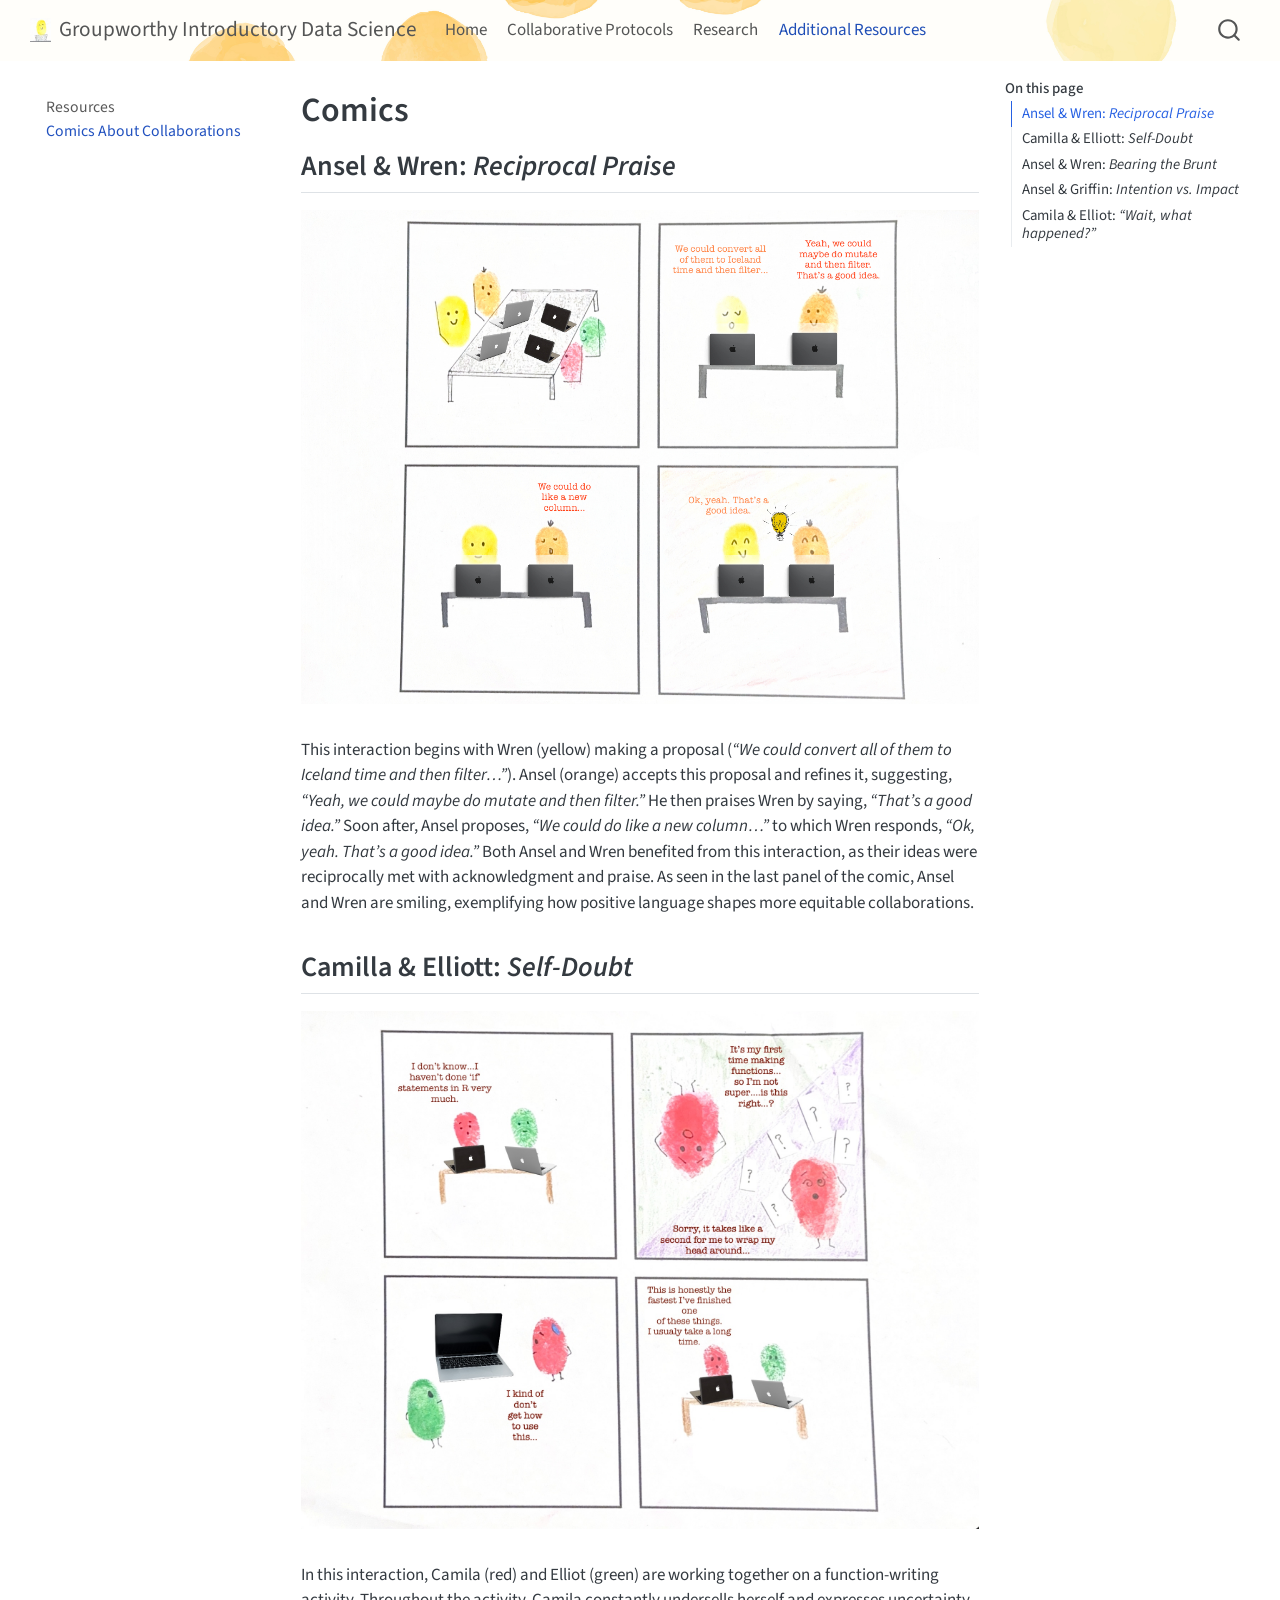
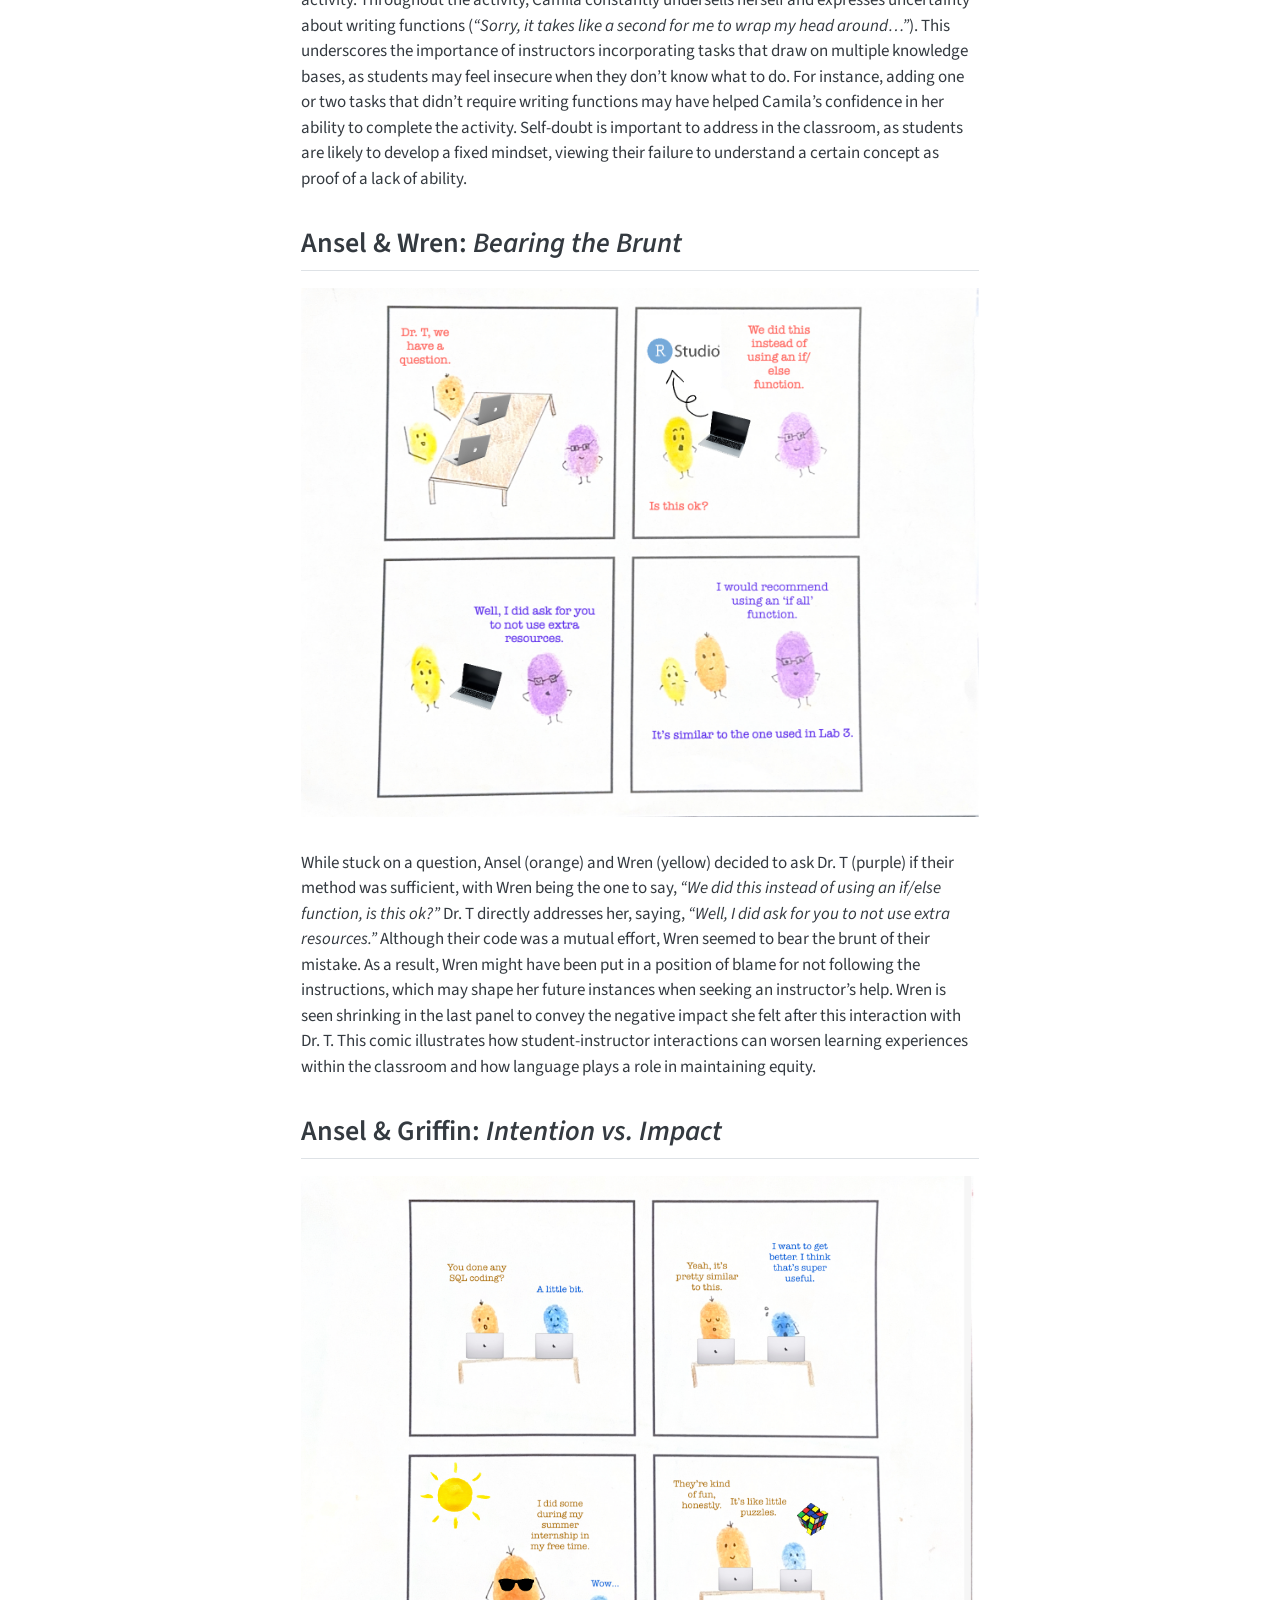
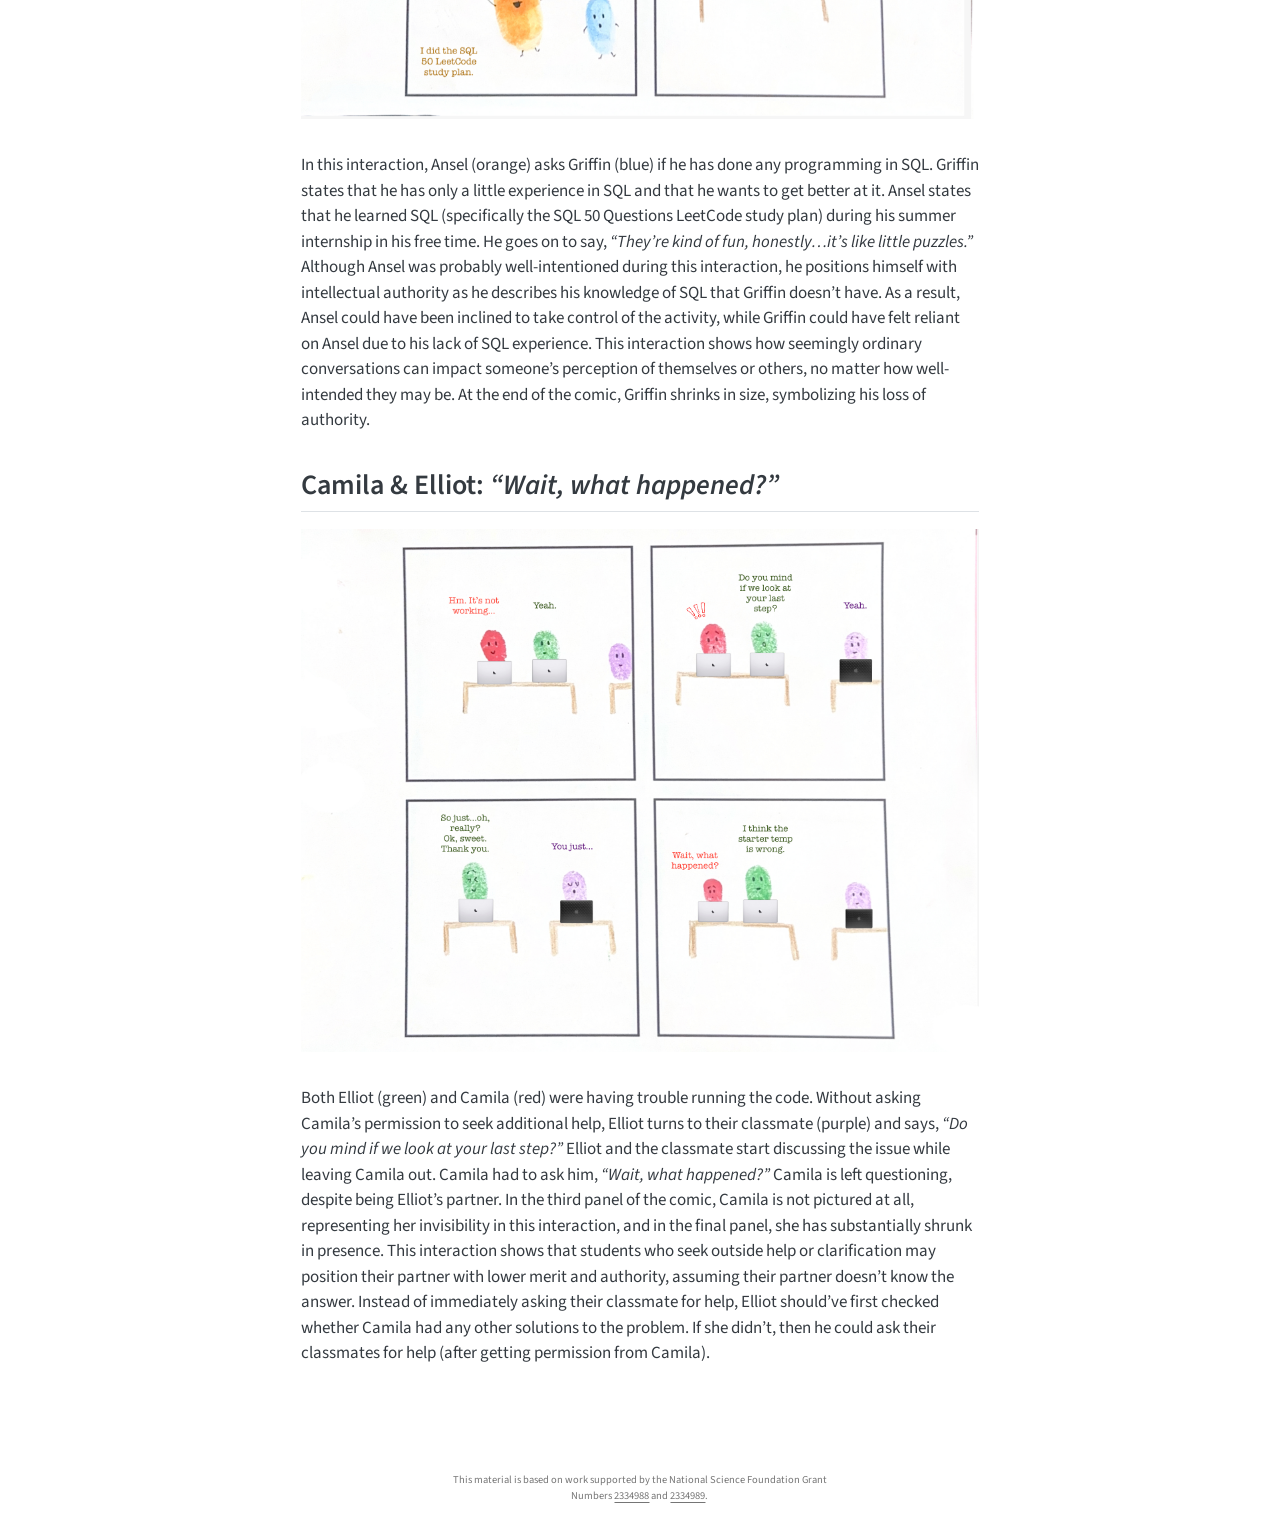
<file: docs/resources/comics.html>
<!DOCTYPE html>
<html xmlns="http://www.w3.org/1999/xhtml" lang="en" xml:lang="en"><head>

<meta charset="utf-8">
<meta name="generator" content="quarto-1.8.26">

<meta name="viewport" content="width=device-width, initial-scale=1.0, user-scalable=yes">


<title>Comics – Groupworthy Introductory Data Science</title>
<style>
code{white-space: pre-wrap;}
span.smallcaps{font-variant: small-caps;}
div.columns{display: flex; gap: min(4vw, 1.5em);}
div.column{flex: auto; overflow-x: auto;}
div.hanging-indent{margin-left: 1.5em; text-indent: -1.5em;}
ul.task-list{list-style: none;}
ul.task-list li input[type="checkbox"] {
  width: 0.8em;
  margin: 0 0.8em 0.2em -1em; /* quarto-specific, see https://github.com/quarto-dev/quarto-cli/issues/4556 */ 
  vertical-align: middle;
}
</style>


<script src="../site_libs/quarto-nav/quarto-nav.js"></script>
<script src="../site_libs/quarto-nav/headroom.min.js"></script>
<script src="../site_libs/clipboard/clipboard.min.js"></script>
<script src="../site_libs/quarto-search/autocomplete.umd.js"></script>
<script src="../site_libs/quarto-search/fuse.min.js"></script>
<script src="../site_libs/quarto-search/quarto-search.js"></script>
<meta name="quarto:offset" content="../">
<link href="../images/one-programmer.png" rel="icon" type="image/png">
<script src="../site_libs/quarto-html/quarto.js" type="module"></script>
<script src="../site_libs/quarto-html/tabsets/tabsets.js" type="module"></script>
<script src="../site_libs/quarto-html/axe/axe-check.js" type="module"></script>
<script src="../site_libs/quarto-html/popper.min.js"></script>
<script src="../site_libs/quarto-html/tippy.umd.min.js"></script>
<script src="../site_libs/quarto-html/anchor.min.js"></script>
<link href="../site_libs/quarto-html/tippy.css" rel="stylesheet">
<link href="../site_libs/quarto-html/quarto-syntax-highlighting-587c61ba64f3a5504c4d52d930310e48.css" rel="stylesheet" id="quarto-text-highlighting-styles">
<script src="../site_libs/bootstrap/bootstrap.min.js"></script>
<link href="../site_libs/bootstrap/bootstrap-icons.css" rel="stylesheet">
<link href="../site_libs/bootstrap/bootstrap-5b4ad623e5705c0698d39aec6f10cf02.min.css" rel="stylesheet" append-hash="true" id="quarto-bootstrap" data-mode="light">
<script id="quarto-search-options" type="application/json">{
  "location": "navbar",
  "copy-button": false,
  "collapse-after": 3,
  "panel-placement": "end",
  "type": "overlay",
  "limit": 50,
  "keyboard-shortcut": [
    "f",
    "/",
    "s"
  ],
  "show-item-context": false,
  "language": {
    "search-no-results-text": "No results",
    "search-matching-documents-text": "matching documents",
    "search-copy-link-title": "Copy link to search",
    "search-hide-matches-text": "Hide additional matches",
    "search-more-match-text": "more match in this document",
    "search-more-matches-text": "more matches in this document",
    "search-clear-button-title": "Clear",
    "search-text-placeholder": "",
    "search-detached-cancel-button-title": "Cancel",
    "search-submit-button-title": "Submit",
    "search-label": "Search"
  }
}</script>


<link rel="stylesheet" href="../style.scss">
<link rel="stylesheet" href="../style.css">
</head>

<body class="nav-sidebar floating nav-fixed quarto-light">

<div id="quarto-search-results"></div>
  <header id="quarto-header" class="headroom fixed-top">
    <nav class="navbar navbar-expand-lg " data-bs-theme="dark">
      <div class="navbar-container container-fluid">
      <div class="navbar-brand-container mx-auto">
    <a href="../index.html" class="navbar-brand navbar-brand-logo">
    <img src="../images/one-programmer.png" alt="" class="navbar-logo light-content">
    <img src="../images/one-programmer.png" alt="" class="navbar-logo dark-content">
    </a>
    <a class="navbar-brand" href="../index.html">
    <span class="navbar-title">Groupworthy Introductory Data Science</span>
    </a>
  </div>
            <div id="quarto-search" class="" title="Search"></div>
          <button class="navbar-toggler" type="button" data-bs-toggle="collapse" data-bs-target="#navbarCollapse" aria-controls="navbarCollapse" role="menu" aria-expanded="false" aria-label="Toggle navigation" onclick="if (window.quartoToggleHeadroom) { window.quartoToggleHeadroom(); }">
  <span class="navbar-toggler-icon"></span>
</button>
          <div class="collapse navbar-collapse" id="navbarCollapse">
            <ul class="navbar-nav navbar-nav-scroll me-auto">
  <li class="nav-item">
    <a class="nav-link" href="../index.html"> 
<span class="menu-text">Home</span></a>
  </li>  
  <li class="nav-item">
    <a class="nav-link" href="../protocols.html"> 
<span class="menu-text">Collaborative Protocols</span></a>
  </li>  
  <li class="nav-item">
    <a class="nav-link" href="../research.html"> 
<span class="menu-text">Research</span></a>
  </li>  
  <li class="nav-item">
    <a class="nav-link active" href="../resources.html" aria-current="page"> 
<span class="menu-text">Additional Resources</span></a>
  </li>  
</ul>
          </div> <!-- /navcollapse -->
            <div class="quarto-navbar-tools">
</div>
      </div> <!-- /container-fluid -->
    </nav>
  <nav class="quarto-secondary-nav">
    <div class="container-fluid d-flex">
      <button type="button" class="quarto-btn-toggle btn" data-bs-toggle="collapse" role="button" data-bs-target=".quarto-sidebar-collapse-item" aria-controls="quarto-sidebar" aria-expanded="false" aria-label="Toggle sidebar navigation" onclick="if (window.quartoToggleHeadroom) { window.quartoToggleHeadroom(); }">
        <i class="bi bi-layout-text-sidebar-reverse"></i>
      </button>
        <nav class="quarto-page-breadcrumbs" aria-label="breadcrumb"><ol class="breadcrumb"><li class="breadcrumb-item"><a href="../resources/comics.html">Comics About Collaborations</a></li></ol></nav>
        <a class="flex-grow-1" role="navigation" data-bs-toggle="collapse" data-bs-target=".quarto-sidebar-collapse-item" aria-controls="quarto-sidebar" aria-expanded="false" aria-label="Toggle sidebar navigation" onclick="if (window.quartoToggleHeadroom) { window.quartoToggleHeadroom(); }">      
        </a>
    </div>
  </nav>
</header>
<!-- content -->
<div id="quarto-content" class="quarto-container page-columns page-rows-contents page-layout-article page-navbar">
<!-- sidebar -->
  <nav id="quarto-sidebar" class="sidebar collapse collapse-horizontal quarto-sidebar-collapse-item sidebar-navigation floating overflow-auto">
    <div class="sidebar-menu-container"> 
    <ul class="list-unstyled mt-1">
        <li class="sidebar-item">
  <div class="sidebar-item-container"> 
  <a href="../resources.html" class="sidebar-item-text sidebar-link">
 <span class="menu-text">Resources</span></a>
  </div>
</li>
        <li class="sidebar-item">
  <div class="sidebar-item-container"> 
  <a href="../resources/comics.html" class="sidebar-item-text sidebar-link active">
 <span class="menu-text">Comics About Collaborations</span></a>
  </div>
</li>
    </ul>
    </div>
</nav>
<div id="quarto-sidebar-glass" class="quarto-sidebar-collapse-item" data-bs-toggle="collapse" data-bs-target=".quarto-sidebar-collapse-item"></div>
<!-- margin-sidebar -->
    <div id="quarto-margin-sidebar" class="sidebar margin-sidebar">
        <nav id="TOC" role="doc-toc" class="toc-active">
    <h2 id="toc-title">On this page</h2>
   
  <ul>
  <li><a href="#ansel-wren-reciprocal-praise" id="toc-ansel-wren-reciprocal-praise" class="nav-link active" data-scroll-target="#ansel-wren-reciprocal-praise">Ansel &amp; Wren: <em>Reciprocal Praise</em></a></li>
  <li><a href="#camilla-elliott-self-doubt" id="toc-camilla-elliott-self-doubt" class="nav-link" data-scroll-target="#camilla-elliott-self-doubt">Camilla &amp; Elliott: <em>Self-Doubt</em></a></li>
  <li><a href="#ansel-wren-bearing-the-brunt" id="toc-ansel-wren-bearing-the-brunt" class="nav-link" data-scroll-target="#ansel-wren-bearing-the-brunt">Ansel &amp; Wren: <em>Bearing the Brunt</em></a></li>
  <li><a href="#ansel-griffin-intention-vs.-impact" id="toc-ansel-griffin-intention-vs.-impact" class="nav-link" data-scroll-target="#ansel-griffin-intention-vs.-impact">Ansel &amp; Griffin: <em>Intention vs.&nbsp;Impact</em></a></li>
  <li><a href="#camila-elliot-wait-what-happened" id="toc-camila-elliot-wait-what-happened" class="nav-link" data-scroll-target="#camila-elliot-wait-what-happened">Camila &amp; Elliot: <em>“Wait, what happened?”</em></a></li>
  </ul>
</nav>
    </div>
<!-- main -->
<main class="content" id="quarto-document-content">

<header id="title-block-header" class="quarto-title-block default">
<div class="quarto-title">
<h1 class="title">Comics</h1>
</div>



<div class="quarto-title-meta">

    
  
    
  </div>
  


</header>


<!-- This is the homepage for displaying the comics you made and connecting them with  -->
<!-- the research! -->
<section id="ansel-wren-reciprocal-praise" class="level2">
<h2 class="anchored" data-anchor-id="ansel-wren-reciprocal-praise">Ansel &amp; Wren: <em>Reciprocal Praise</em></h2>
<div class="quarto-figure quarto-figure-center">
<figure class="figure">
<p><img src="comics/ansel_wren_good_edit.jpg" class="img-fluid quarto-figure quarto-figure-center figure-img"></p>
</figure>
</div>
<p>This interaction begins with Wren (yellow) making a proposal (<em>“We could convert all of them to Iceland time and then filter…”</em>). Ansel (orange) accepts this proposal and refines it, suggesting, <em>“Yeah, we could maybe do mutate and then filter.”</em> He then praises Wren by saying, <em>“That’s a good idea.”</em> Soon after, Ansel proposes, <em>“We could do like a new column…”</em> to which Wren responds, <em>“Ok, yeah. That’s a good idea.”</em> Both Ansel and Wren benefited from this interaction, as their ideas were reciprocally met with acknowledgment and praise. As seen in the last panel of the comic, Ansel and Wren are smiling, exemplifying how positive language shapes more equitable collaborations.</p>
</section>
<section id="camilla-elliott-self-doubt" class="level2">
<h2 class="anchored" data-anchor-id="camilla-elliott-self-doubt">Camilla &amp; Elliott: <em>Self-Doubt</em></h2>
<div class="quarto-figure quarto-figure-center">
<figure class="figure">
<p><img src="comics/camila_uncertain_edit.jpg" class="img-fluid quarto-figure quarto-figure-center figure-img" width="1250"></p>
</figure>
</div>
<p>In this interaction, Camila (red) and Elliot (green) are working together on a function-writing activity. Throughout the activity, Camila constantly undersells herself and expresses uncertainty about writing functions (<em>“Sorry, it takes like a second for me to wrap my head around…”</em>). This underscores the importance of instructors incorporating tasks that draw on multiple knowledge bases, as students may feel insecure when they don’t know what to do. For instance, adding one or two tasks that didn’t require writing functions may have helped Camila’s confidence in her ability to complete the activity. Self-doubt is important to address in the classroom, as students are likely to develop a fixed mindset, viewing their failure to understand a certain concept as proof of a lack of ability.</p>
</section>
<section id="ansel-wren-bearing-the-brunt" class="level2">
<h2 class="anchored" data-anchor-id="ansel-wren-bearing-the-brunt">Ansel &amp; Wren: <em>Bearing the Brunt</em></h2>
<div class="quarto-figure quarto-figure-center">
<figure class="figure">
<p><img src="comics/dr.t_wren_edit.jpg" class="img-fluid quarto-figure quarto-figure-center figure-img"></p>
</figure>
</div>
<p>While stuck on a question, Ansel (orange) and Wren (yellow) decided to ask Dr.&nbsp;T (purple) if their method was sufficient, with Wren being the one to say, <em>“We did this instead of using an if/else function, is this ok?”</em> Dr.&nbsp;T directly addresses her, saying, <em>“Well, I did ask for you to not use extra resources.”</em> Although their code was a mutual effort, Wren seemed to bear the brunt of their mistake. As a result, Wren might have been put in a position of blame for not following the instructions, which may shape her future instances when seeking an instructor’s help. Wren is seen shrinking in the last panel to convey the negative impact she felt after this interaction with Dr.&nbsp;T. This comic illustrates how student-instructor interactions can worsen learning experiences within the classroom and how language plays a role in maintaining equity.</p>
</section>
<section id="ansel-griffin-intention-vs.-impact" class="level2">
<h2 class="anchored" data-anchor-id="ansel-griffin-intention-vs.-impact">Ansel &amp; Griffin: <em>Intention vs.&nbsp;Impact</em></h2>
<div class="quarto-figure quarto-figure-center">
<figure class="figure">
<p><img src="../images/ansel-griffin.jpg" class="img-fluid quarto-figure quarto-figure-center figure-img"></p>
</figure>
</div>
<p>In this interaction, Ansel (orange) asks Griffin (blue) if he has done any programming in SQL. Griffin states that he has only a little experience in SQL and that he wants to get better at it. Ansel states that he learned SQL (specifically the SQL 50 Questions LeetCode study plan) during his summer internship in his free time. He goes on to say, <em>“They’re kind of fun, honestly…it’s like little puzzles.”</em> Although Ansel was probably well-intentioned during this interaction, he positions himself with intellectual authority as he describes his knowledge of SQL that Griffin doesn’t have. As a result, Ansel could have been inclined to take control of the activity, while Griffin could have felt reliant on Ansel due to his lack of SQL experience. This interaction shows how seemingly ordinary conversations can impact someone’s perception of themselves or others, no matter how well-intended they may be. At the end of the comic, Griffin shrinks in size, symbolizing his loss of authority.</p>
</section>
<section id="camila-elliot-wait-what-happened" class="level2">
<h2 class="anchored" data-anchor-id="camila-elliot-wait-what-happened">Camila &amp; Elliot: <em>“Wait, what happened?”</em></h2>
<div class="quarto-figure quarto-figure-center">
<figure class="figure">
<p><img src="../images/camila-elliot-classmate.jpg" class="img-fluid quarto-figure quarto-figure-center figure-img"></p>
</figure>
</div>
<p>Both Elliot (green) and Camila (red) were having trouble running the code. Without asking Camila’s permission to seek additional help, Elliot turns to their classmate (purple) and says, <em>“Do you mind if we look at your last step?”</em> Elliot and the classmate start discussing the issue while leaving Camila out. Camila had to ask him, <em>“Wait, what happened?”</em> Camila is left questioning, despite being Elliot’s partner. In the third panel of the comic, Camila is not pictured at all, representing her invisibility in this interaction, and in the final panel, she has substantially shrunk in presence. This interaction shows that students who seek outside help or clarification may position their partner with lower merit and authority, assuming their partner doesn’t know the answer. Instead of immediately asking their classmate for help, Elliot should’ve first checked whether Camila had any other solutions to the problem. If she didn’t, then he could ask their classmates for help (after getting permission from Camila).</p>


</section>

</main> <!-- /main -->
<script id="quarto-html-after-body" type="application/javascript">
  window.document.addEventListener("DOMContentLoaded", function (event) {
    const icon = "";
    const anchorJS = new window.AnchorJS();
    anchorJS.options = {
      placement: 'right',
      icon: icon
    };
    anchorJS.add('.anchored');
    const isCodeAnnotation = (el) => {
      for (const clz of el.classList) {
        if (clz.startsWith('code-annotation-')) {                     
          return true;
        }
      }
      return false;
    }
    const onCopySuccess = function(e) {
      // button target
      const button = e.trigger;
      // don't keep focus
      button.blur();
      // flash "checked"
      button.classList.add('code-copy-button-checked');
      var currentTitle = button.getAttribute("title");
      button.setAttribute("title", "Copied!");
      let tooltip;
      if (window.bootstrap) {
        button.setAttribute("data-bs-toggle", "tooltip");
        button.setAttribute("data-bs-placement", "left");
        button.setAttribute("data-bs-title", "Copied!");
        tooltip = new bootstrap.Tooltip(button, 
          { trigger: "manual", 
            customClass: "code-copy-button-tooltip",
            offset: [0, -8]});
        tooltip.show();    
      }
      setTimeout(function() {
        if (tooltip) {
          tooltip.hide();
          button.removeAttribute("data-bs-title");
          button.removeAttribute("data-bs-toggle");
          button.removeAttribute("data-bs-placement");
        }
        button.setAttribute("title", currentTitle);
        button.classList.remove('code-copy-button-checked');
      }, 1000);
      // clear code selection
      e.clearSelection();
    }
    const getTextToCopy = function(trigger) {
      const outerScaffold = trigger.parentElement.cloneNode(true);
      const codeEl = outerScaffold.querySelector('code');
      for (const childEl of codeEl.children) {
        if (isCodeAnnotation(childEl)) {
          childEl.remove();
        }
      }
      return codeEl.innerText;
    }
    const clipboard = new window.ClipboardJS('.code-copy-button:not([data-in-quarto-modal])', {
      text: getTextToCopy
    });
    clipboard.on('success', onCopySuccess);
    if (window.document.getElementById('quarto-embedded-source-code-modal')) {
      const clipboardModal = new window.ClipboardJS('.code-copy-button[data-in-quarto-modal]', {
        text: getTextToCopy,
        container: window.document.getElementById('quarto-embedded-source-code-modal')
      });
      clipboardModal.on('success', onCopySuccess);
    }
      var localhostRegex = new RegExp(/^(?:http|https):\/\/localhost\:?[0-9]*\//);
      var mailtoRegex = new RegExp(/^mailto:/);
        var filterRegex = new RegExp('/' + window.location.host + '/');
      var isInternal = (href) => {
          return filterRegex.test(href) || localhostRegex.test(href) || mailtoRegex.test(href);
      }
      // Inspect non-navigation links and adorn them if external
     var links = window.document.querySelectorAll('a[href]:not(.nav-link):not(.navbar-brand):not(.toc-action):not(.sidebar-link):not(.sidebar-item-toggle):not(.pagination-link):not(.no-external):not([aria-hidden]):not(.dropdown-item):not(.quarto-navigation-tool):not(.about-link)');
      for (var i=0; i<links.length; i++) {
        const link = links[i];
        if (!isInternal(link.href)) {
          // undo the damage that might have been done by quarto-nav.js in the case of
          // links that we want to consider external
          if (link.dataset.originalHref !== undefined) {
            link.href = link.dataset.originalHref;
          }
        }
      }
    function tippyHover(el, contentFn, onTriggerFn, onUntriggerFn) {
      const config = {
        allowHTML: true,
        maxWidth: 500,
        delay: 100,
        arrow: false,
        appendTo: function(el) {
            return el.parentElement;
        },
        interactive: true,
        interactiveBorder: 10,
        theme: 'quarto',
        placement: 'bottom-start',
      };
      if (contentFn) {
        config.content = contentFn;
      }
      if (onTriggerFn) {
        config.onTrigger = onTriggerFn;
      }
      if (onUntriggerFn) {
        config.onUntrigger = onUntriggerFn;
      }
      window.tippy(el, config); 
    }
    const noterefs = window.document.querySelectorAll('a[role="doc-noteref"]');
    for (var i=0; i<noterefs.length; i++) {
      const ref = noterefs[i];
      tippyHover(ref, function() {
        // use id or data attribute instead here
        let href = ref.getAttribute('data-footnote-href') || ref.getAttribute('href');
        try { href = new URL(href).hash; } catch {}
        const id = href.replace(/^#\/?/, "");
        const note = window.document.getElementById(id);
        if (note) {
          return note.innerHTML;
        } else {
          return "";
        }
      });
    }
    const xrefs = window.document.querySelectorAll('a.quarto-xref');
    const processXRef = (id, note) => {
      // Strip column container classes
      const stripColumnClz = (el) => {
        el.classList.remove("page-full", "page-columns");
        if (el.children) {
          for (const child of el.children) {
            stripColumnClz(child);
          }
        }
      }
      stripColumnClz(note)
      if (id === null || id.startsWith('sec-')) {
        // Special case sections, only their first couple elements
        const container = document.createElement("div");
        if (note.children && note.children.length > 2) {
          container.appendChild(note.children[0].cloneNode(true));
          for (let i = 1; i < note.children.length; i++) {
            const child = note.children[i];
            if (child.tagName === "P" && child.innerText === "") {
              continue;
            } else {
              container.appendChild(child.cloneNode(true));
              break;
            }
          }
          if (window.Quarto?.typesetMath) {
            window.Quarto.typesetMath(container);
          }
          return container.innerHTML
        } else {
          if (window.Quarto?.typesetMath) {
            window.Quarto.typesetMath(note);
          }
          return note.innerHTML;
        }
      } else {
        // Remove any anchor links if they are present
        const anchorLink = note.querySelector('a.anchorjs-link');
        if (anchorLink) {
          anchorLink.remove();
        }
        if (window.Quarto?.typesetMath) {
          window.Quarto.typesetMath(note);
        }
        if (note.classList.contains("callout")) {
          return note.outerHTML;
        } else {
          return note.innerHTML;
        }
      }
    }
    for (var i=0; i<xrefs.length; i++) {
      const xref = xrefs[i];
      tippyHover(xref, undefined, function(instance) {
        instance.disable();
        let url = xref.getAttribute('href');
        let hash = undefined; 
        if (url.startsWith('#')) {
          hash = url;
        } else {
          try { hash = new URL(url).hash; } catch {}
        }
        if (hash) {
          const id = hash.replace(/^#\/?/, "");
          const note = window.document.getElementById(id);
          if (note !== null) {
            try {
              const html = processXRef(id, note.cloneNode(true));
              instance.setContent(html);
            } finally {
              instance.enable();
              instance.show();
            }
          } else {
            // See if we can fetch this
            fetch(url.split('#')[0])
            .then(res => res.text())
            .then(html => {
              const parser = new DOMParser();
              const htmlDoc = parser.parseFromString(html, "text/html");
              const note = htmlDoc.getElementById(id);
              if (note !== null) {
                const html = processXRef(id, note);
                instance.setContent(html);
              } 
            }).finally(() => {
              instance.enable();
              instance.show();
            });
          }
        } else {
          // See if we can fetch a full url (with no hash to target)
          // This is a special case and we should probably do some content thinning / targeting
          fetch(url)
          .then(res => res.text())
          .then(html => {
            const parser = new DOMParser();
            const htmlDoc = parser.parseFromString(html, "text/html");
            const note = htmlDoc.querySelector('main.content');
            if (note !== null) {
              // This should only happen for chapter cross references
              // (since there is no id in the URL)
              // remove the first header
              if (note.children.length > 0 && note.children[0].tagName === "HEADER") {
                note.children[0].remove();
              }
              const html = processXRef(null, note);
              instance.setContent(html);
            } 
          }).finally(() => {
            instance.enable();
            instance.show();
          });
        }
      }, function(instance) {
      });
    }
        let selectedAnnoteEl;
        const selectorForAnnotation = ( cell, annotation) => {
          let cellAttr = 'data-code-cell="' + cell + '"';
          let lineAttr = 'data-code-annotation="' +  annotation + '"';
          const selector = 'span[' + cellAttr + '][' + lineAttr + ']';
          return selector;
        }
        const selectCodeLines = (annoteEl) => {
          const doc = window.document;
          const targetCell = annoteEl.getAttribute("data-target-cell");
          const targetAnnotation = annoteEl.getAttribute("data-target-annotation");
          const annoteSpan = window.document.querySelector(selectorForAnnotation(targetCell, targetAnnotation));
          const lines = annoteSpan.getAttribute("data-code-lines").split(",");
          const lineIds = lines.map((line) => {
            return targetCell + "-" + line;
          })
          let top = null;
          let height = null;
          let parent = null;
          if (lineIds.length > 0) {
              //compute the position of the single el (top and bottom and make a div)
              const el = window.document.getElementById(lineIds[0]);
              top = el.offsetTop;
              height = el.offsetHeight;
              parent = el.parentElement.parentElement;
            if (lineIds.length > 1) {
              const lastEl = window.document.getElementById(lineIds[lineIds.length - 1]);
              const bottom = lastEl.offsetTop + lastEl.offsetHeight;
              height = bottom - top;
            }
            if (top !== null && height !== null && parent !== null) {
              // cook up a div (if necessary) and position it 
              let div = window.document.getElementById("code-annotation-line-highlight");
              if (div === null) {
                div = window.document.createElement("div");
                div.setAttribute("id", "code-annotation-line-highlight");
                div.style.position = 'absolute';
                parent.appendChild(div);
              }
              div.style.top = top - 2 + "px";
              div.style.height = height + 4 + "px";
              div.style.left = 0;
              let gutterDiv = window.document.getElementById("code-annotation-line-highlight-gutter");
              if (gutterDiv === null) {
                gutterDiv = window.document.createElement("div");
                gutterDiv.setAttribute("id", "code-annotation-line-highlight-gutter");
                gutterDiv.style.position = 'absolute';
                const codeCell = window.document.getElementById(targetCell);
                const gutter = codeCell.querySelector('.code-annotation-gutter');
                gutter.appendChild(gutterDiv);
              }
              gutterDiv.style.top = top - 2 + "px";
              gutterDiv.style.height = height + 4 + "px";
            }
            selectedAnnoteEl = annoteEl;
          }
        };
        const unselectCodeLines = () => {
          const elementsIds = ["code-annotation-line-highlight", "code-annotation-line-highlight-gutter"];
          elementsIds.forEach((elId) => {
            const div = window.document.getElementById(elId);
            if (div) {
              div.remove();
            }
          });
          selectedAnnoteEl = undefined;
        };
          // Handle positioning of the toggle
      window.addEventListener(
        "resize",
        throttle(() => {
          elRect = undefined;
          if (selectedAnnoteEl) {
            selectCodeLines(selectedAnnoteEl);
          }
        }, 10)
      );
      function throttle(fn, ms) {
      let throttle = false;
      let timer;
        return (...args) => {
          if(!throttle) { // first call gets through
              fn.apply(this, args);
              throttle = true;
          } else { // all the others get throttled
              if(timer) clearTimeout(timer); // cancel #2
              timer = setTimeout(() => {
                fn.apply(this, args);
                timer = throttle = false;
              }, ms);
          }
        };
      }
        // Attach click handler to the DT
        const annoteDls = window.document.querySelectorAll('dt[data-target-cell]');
        for (const annoteDlNode of annoteDls) {
          annoteDlNode.addEventListener('click', (event) => {
            const clickedEl = event.target;
            if (clickedEl !== selectedAnnoteEl) {
              unselectCodeLines();
              const activeEl = window.document.querySelector('dt[data-target-cell].code-annotation-active');
              if (activeEl) {
                activeEl.classList.remove('code-annotation-active');
              }
              selectCodeLines(clickedEl);
              clickedEl.classList.add('code-annotation-active');
            } else {
              // Unselect the line
              unselectCodeLines();
              clickedEl.classList.remove('code-annotation-active');
            }
          });
        }
    const findCites = (el) => {
      const parentEl = el.parentElement;
      if (parentEl) {
        const cites = parentEl.dataset.cites;
        if (cites) {
          return {
            el,
            cites: cites.split(' ')
          };
        } else {
          return findCites(el.parentElement)
        }
      } else {
        return undefined;
      }
    };
    var bibliorefs = window.document.querySelectorAll('a[role="doc-biblioref"]');
    for (var i=0; i<bibliorefs.length; i++) {
      const ref = bibliorefs[i];
      const citeInfo = findCites(ref);
      if (citeInfo) {
        tippyHover(citeInfo.el, function() {
          var popup = window.document.createElement('div');
          citeInfo.cites.forEach(function(cite) {
            var citeDiv = window.document.createElement('div');
            citeDiv.classList.add('hanging-indent');
            citeDiv.classList.add('csl-entry');
            var biblioDiv = window.document.getElementById('ref-' + cite);
            if (biblioDiv) {
              citeDiv.innerHTML = biblioDiv.innerHTML;
            }
            popup.appendChild(citeDiv);
          });
          return popup.innerHTML;
        });
      }
    }
  });
  </script>
</div> <!-- /content -->
<footer class="footer">
  <div class="nav-footer">
    <div class="nav-footer-left">
      &nbsp;
    </div>   
    <div class="nav-footer-center">
<div style="text-align:center; font-size:0.75em;">
<p>This material is based on work supported by the National Science Foundation Grant Numbers <a href="https://www.nsf.gov/awardsearch/show-award?AWD_ID=2334988">2334988</a> and <a href="https://www.nsf.gov/awardsearch/show-award?AWD_ID=2334989">2334989</a>.</p>
</div>
</div>
    <div class="nav-footer-right">
      &nbsp;
    </div>
  </div>
</footer>




</body></html>
</file>
<file: docs/site_libs/quarto-html/tippy.css>
.tippy-box[data-animation=fade][data-state=hidden]{opacity:0}[data-tippy-root]{max-width:calc(100vw - 10px)}.tippy-box{position:relative;background-color:#333;color:#fff;border-radius:4px;font-size:14px;line-height:1.4;white-space:normal;outline:0;transition-property:transform,visibility,opacity}.tippy-box[data-placement^=top]>.tippy-arrow{bottom:0}.tippy-box[data-placement^=top]>.tippy-arrow:before{bottom:-7px;left:0;border-width:8px 8px 0;border-top-color:initial;transform-origin:center top}.tippy-box[data-placement^=bottom]>.tippy-arrow{top:0}.tippy-box[data-placement^=bottom]>.tippy-arrow:before{top:-7px;left:0;border-width:0 8px 8px;border-bottom-color:initial;transform-origin:center bottom}.tippy-box[data-placement^=left]>.tippy-arrow{right:0}.tippy-box[data-placement^=left]>.tippy-arrow:before{border-width:8px 0 8px 8px;border-left-color:initial;right:-7px;transform-origin:center left}.tippy-box[data-placement^=right]>.tippy-arrow{left:0}.tippy-box[data-placement^=right]>.tippy-arrow:before{left:-7px;border-width:8px 8px 8px 0;border-right-color:initial;transform-origin:center right}.tippy-box[data-inertia][data-state=visible]{transition-timing-function:cubic-bezier(.54,1.5,.38,1.11)}.tippy-arrow{width:16px;height:16px;color:#333}.tippy-arrow:before{content:"";position:absolute;border-color:transparent;border-style:solid}.tippy-content{position:relative;padding:5px 9px;z-index:1}
</file>
<file: docs/site_libs/quarto-html/quarto-syntax-highlighting-587c61ba64f3a5504c4d52d930310e48.css>
/* quarto syntax highlight colors */
:root {
  --quarto-hl-ot-color: #003B4F;
  --quarto-hl-at-color: #657422;
  --quarto-hl-ss-color: #20794D;
  --quarto-hl-an-color: #5E5E5E;
  --quarto-hl-fu-color: #4758AB;
  --quarto-hl-st-color: #20794D;
  --quarto-hl-cf-color: #003B4F;
  --quarto-hl-op-color: #5E5E5E;
  --quarto-hl-er-color: #AD0000;
  --quarto-hl-bn-color: #AD0000;
  --quarto-hl-al-color: #AD0000;
  --quarto-hl-va-color: #111111;
  --quarto-hl-bu-color: inherit;
  --quarto-hl-ex-color: inherit;
  --quarto-hl-pp-color: #AD0000;
  --quarto-hl-in-color: #5E5E5E;
  --quarto-hl-vs-color: #20794D;
  --quarto-hl-wa-color: #5E5E5E;
  --quarto-hl-do-color: #5E5E5E;
  --quarto-hl-im-color: #00769E;
  --quarto-hl-ch-color: #20794D;
  --quarto-hl-dt-color: #AD0000;
  --quarto-hl-fl-color: #AD0000;
  --quarto-hl-co-color: #5E5E5E;
  --quarto-hl-cv-color: #5E5E5E;
  --quarto-hl-cn-color: #8f5902;
  --quarto-hl-sc-color: #5E5E5E;
  --quarto-hl-dv-color: #AD0000;
  --quarto-hl-kw-color: #003B4F;
}

/* other quarto variables */
:root {
  --quarto-font-monospace: SFMono-Regular, Menlo, Monaco, Consolas, "Liberation Mono", "Courier New", monospace;
}

/* syntax highlight based on Pandoc's rules */
pre > code.sourceCode > span {
  color: #003B4F;
}

code.sourceCode > span {
  color: #003B4F;
}

div.sourceCode,
div.sourceCode pre.sourceCode {
  color: #003B4F;
}

/* Normal */
code span {
  color: #003B4F;
}

/* Alert */
code span.al {
  color: #AD0000;
  font-style: inherit;
}

/* Annotation */
code span.an {
  color: #5E5E5E;
  font-style: inherit;
}

/* Attribute */
code span.at {
  color: #657422;
  font-style: inherit;
}

/* BaseN */
code span.bn {
  color: #AD0000;
  font-style: inherit;
}

/* BuiltIn */
code span.bu {
  font-style: inherit;
}

/* ControlFlow */
code span.cf {
  color: #003B4F;
  font-weight: bold;
  font-style: inherit;
}

/* Char */
code span.ch {
  color: #20794D;
  font-style: inherit;
}

/* Constant */
code span.cn {
  color: #8f5902;
  font-style: inherit;
}

/* Comment */
code span.co {
  color: #5E5E5E;
  font-style: inherit;
}

/* CommentVar */
code span.cv {
  color: #5E5E5E;
  font-style: italic;
}

/* Documentation */
code span.do {
  color: #5E5E5E;
  font-style: italic;
}

/* DataType */
code span.dt {
  color: #AD0000;
  font-style: inherit;
}

/* DecVal */
code span.dv {
  color: #AD0000;
  font-style: inherit;
}

/* Error */
code span.er {
  color: #AD0000;
  font-style: inherit;
}

/* Extension */
code span.ex {
  font-style: inherit;
}

/* Float */
code span.fl {
  color: #AD0000;
  font-style: inherit;
}

/* Function */
code span.fu {
  color: #4758AB;
  font-style: inherit;
}

/* Import */
code span.im {
  color: #00769E;
  font-style: inherit;
}

/* Information */
code span.in {
  color: #5E5E5E;
  font-style: inherit;
}

/* Keyword */
code span.kw {
  color: #003B4F;
  font-weight: bold;
  font-style: inherit;
}

/* Operator */
code span.op {
  color: #5E5E5E;
  font-style: inherit;
}

/* Other */
code span.ot {
  color: #003B4F;
  font-style: inherit;
}

/* Preprocessor */
code span.pp {
  color: #AD0000;
  font-style: inherit;
}

/* SpecialChar */
code span.sc {
  color: #5E5E5E;
  font-style: inherit;
}

/* SpecialString */
code span.ss {
  color: #20794D;
  font-style: inherit;
}

/* String */
code span.st {
  color: #20794D;
  font-style: inherit;
}

/* Variable */
code span.va {
  color: #111111;
  font-style: inherit;
}

/* VerbatimString */
code span.vs {
  color: #20794D;
  font-style: inherit;
}

/* Warning */
code span.wa {
  color: #5E5E5E;
  font-style: italic;
}

.prevent-inlining {
  content: "</";
}

/*# sourceMappingURL=2dce1cc6c82594539e1579de68416b47.css.map */
</file>
<file: docs/style.css>
.navbar {
  background-image: url('images/yellow-dots.jpg');
  background-size: cover;
  background-position: center;
}
</file>
